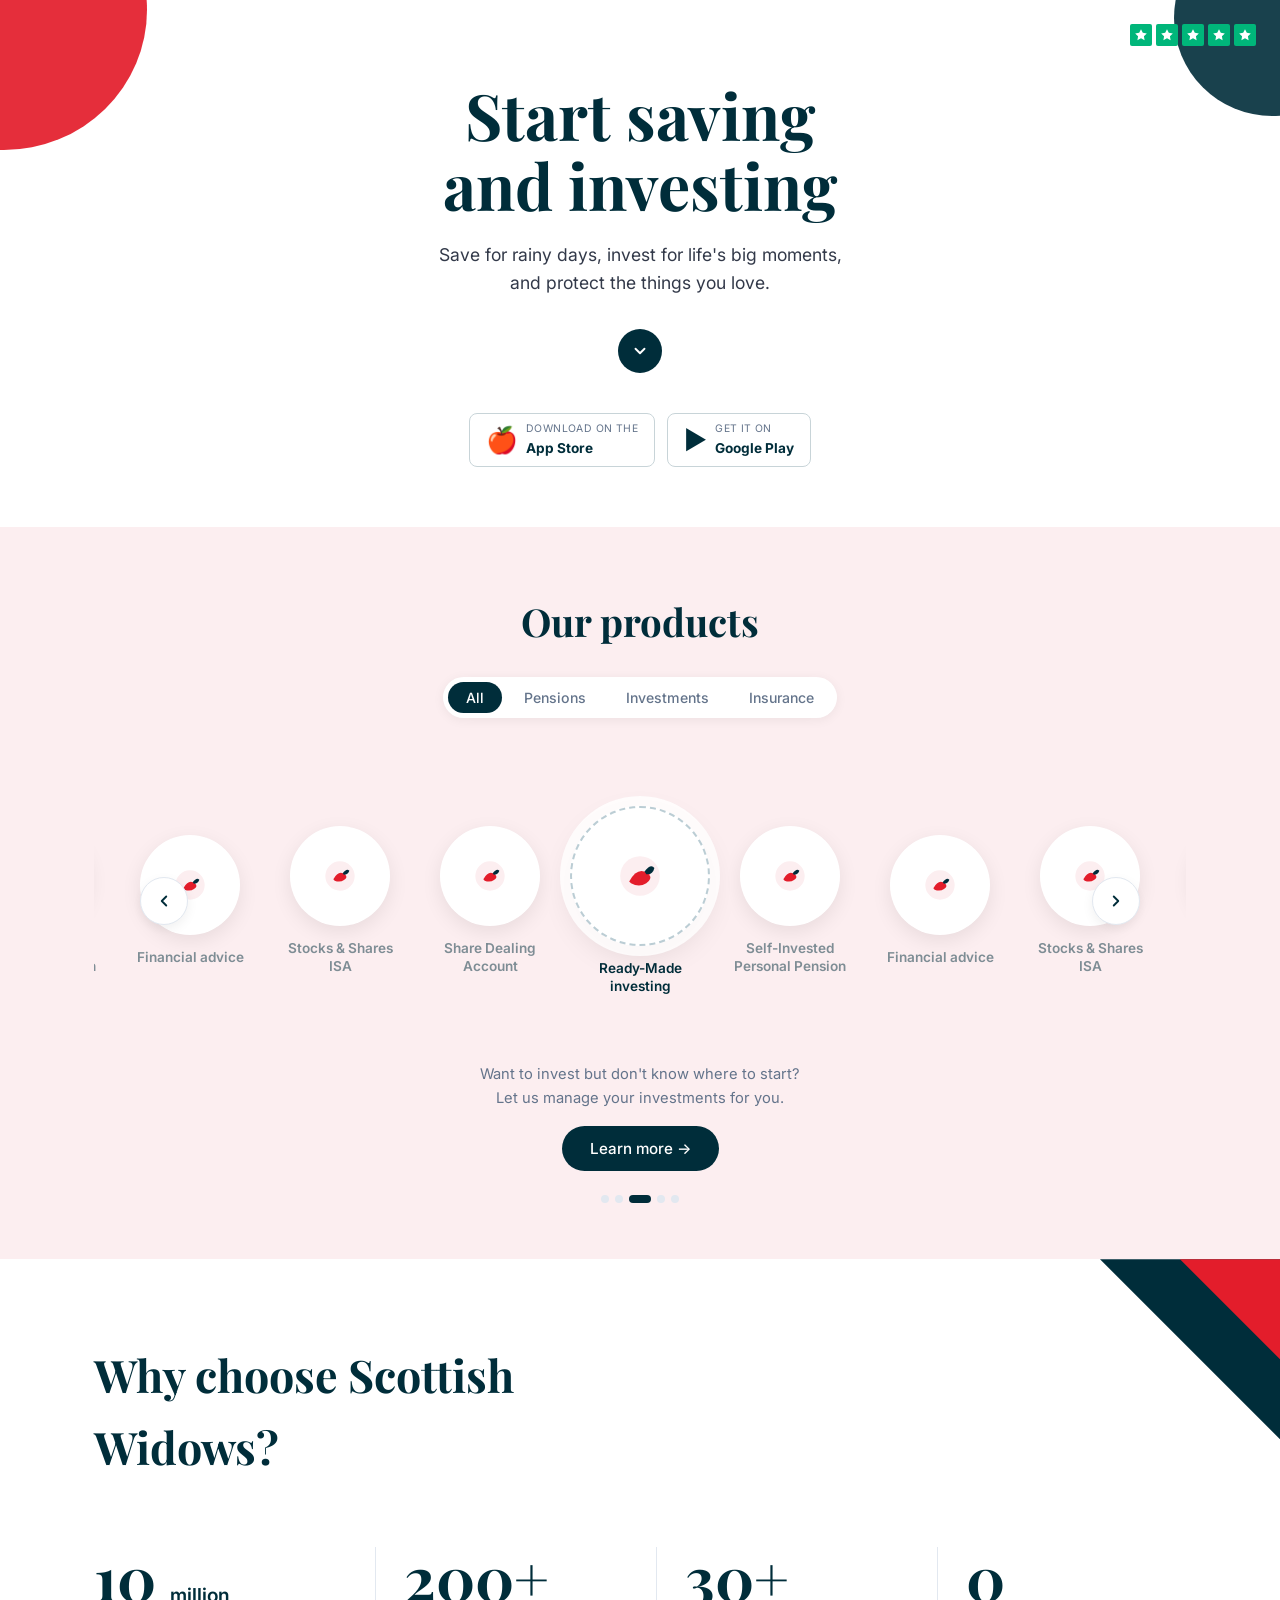
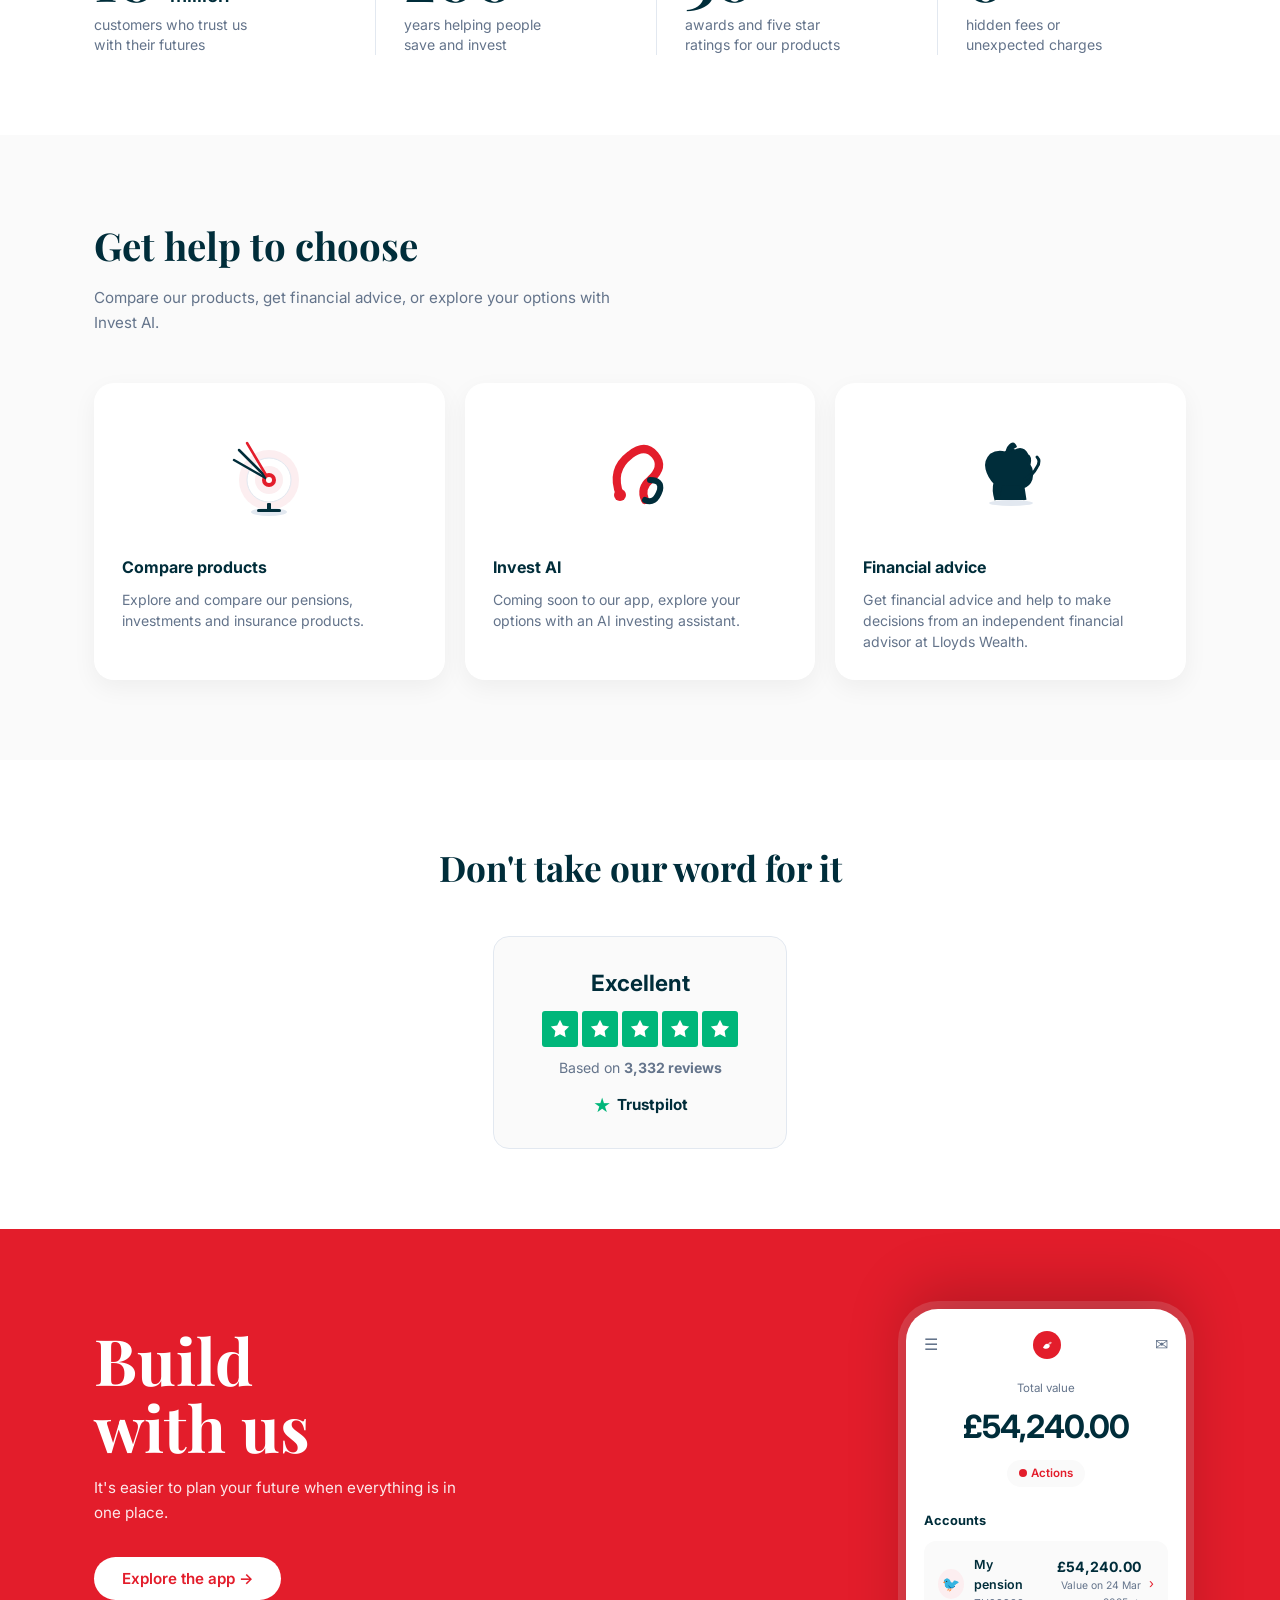
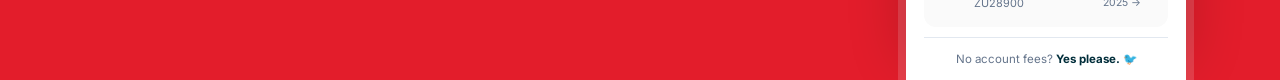
<file: proto/Web/index.html>
<!DOCTYPE html>
<html lang="en">
<head>
    <meta charset="UTF-8">
    <meta name="viewport" content="width=device-width, initial-scale=1.0">
    <title>Start Saving & Investing</title>
    <link href="https://fonts.googleapis.com/css2?family=Playfair+Display:wght@600;700;800&family=Inter:wght@300;400;500;600;700&display=swap" rel="stylesheet">
    <style>
        :root {
            --brand-primary: #002D3A;
            --brand-accent: #E31D2B;
            --brand-bg-tint: #FCEEF0;
            --bg-offwhite: #FAFAFA;
            --white: #FFFFFF;
            --black: #0F172A;
            --text-grey: #64748B;
            --border-light: #E2E8F0;
            --success-green: #00B67A;
            --trustpilot-green: #00B67A;
            --font-heading: 'Playfair Display', serif;
            --font-body: 'Inter', sans-serif;
        }

        * { box-sizing: border-box; margin: 0; padding: 0; }
        html { scroll-behavior: smooth; }
        body { font-family: var(--font-body); color: var(--black); line-height: 1.6; overflow-x: hidden; background: var(--white); -webkit-font-smoothing: antialiased; }
        h1, h2, h3 { font-family: var(--font-heading); color: var(--brand-primary); }
        .container { width: 100%; max-width: 1140px; margin: 0 auto; padding: 0 24px; }

        /* ─── HERO ─── */
        .hero { text-align: center; padding: 80px 24px 60px; position: relative; overflow: hidden; }
        .hero::before { content: ''; position: absolute; top: -30px; left: -40px; width: 220px; height: 200px; background: var(--brand-accent); border-radius: 0 0 60% 0; opacity: 0.92; clip-path: ellipse(65% 70% at 20% 20%); z-index: 0; }
        .hero::after { content: ''; position: absolute; top: -10px; right: -20px; width: 140px; height: 140px; background: var(--brand-primary); border-radius: 0 0 0 60%; opacity: 0.9; clip-path: ellipse(70% 70% at 80% 20%); z-index: 0; }
        .hero-inner { position: relative; z-index: 1; }
        .hero h1 { font-size: clamp(2.4rem, 5vw, 4.5rem); line-height: 1.1; margin-bottom: 20px; color: var(--brand-primary); }
        .hero p { font-size: clamp(0.95rem, 2vw, 1.1rem); color: var(--black); max-width: 440px; margin: 0 auto 32px; font-weight: 400; opacity: 0.85; }
        
        .down-arrow-btn { width: 44px; height: 44px; background: var(--brand-primary); border-radius: 50%; display: inline-flex; align-items: center; justify-content: center; margin-bottom: 40px; cursor: pointer; transition: transform 0.3s ease; color: white; text-decoration: none; border: none; }
        .down-arrow-btn:hover { transform: translateY(5px); }
        .down-arrow-btn svg { width: 18px; height: 18px; }

        .app-badges { display: flex; justify-content: center; gap: 12px; flex-wrap: wrap; }
        .app-badge { display: flex; align-items: center; gap: 8px; border: 1.5px solid #C8D4D8; border-radius: 8px; padding: 7px 16px; background: white; cursor: pointer; transition: border-color 0.2s, box-shadow 0.2s; text-decoration: none; color: var(--brand-primary); }
        .app-badge:hover { border-color: var(--brand-primary); box-shadow: 0 4px 12px rgba(0,45,58,0.1); }
        .app-badge-icon { font-size: 1.6rem; line-height: 1; }
        .app-badge-text { display: flex; flex-direction: column; text-align: left; }
        .app-badge-text small { font-size: 0.65rem; color: var(--text-grey); text-transform: uppercase; letter-spacing: 0.04em; }
        .app-badge-text strong { font-size: 0.85rem; font-weight: 700; color: var(--brand-primary); }

        .hero-trustpilot { position: absolute; top: 24px; right: 24px; z-index: 2; display: flex; align-items: center; gap: 4px; }
        .tp-star { width: 22px; height: 22px; background: var(--trustpilot-green); display: inline-flex; align-items: center; justify-content: center; border-radius: 2px; }
        .tp-star svg { width: 14px; height: 14px; fill: white; }

        /* ─── PRODUCTS CAROUSEL ─── */
        .products-section { background: var(--brand-bg-tint); padding: 64px 0 56px; text-align: center; }
        .products-section h2 { font-size: clamp(1.8rem, 3.5vw, 2.4rem); margin-bottom: 24px; color: var(--brand-primary); }

        .filters { display: inline-flex; background: white; border-radius: 30px; padding: 5px; gap: 4px; margin-bottom: 48px; box-shadow: 0 2px 12px rgba(0,0,0,0.06); }
        .filter-btn { border: none; background: transparent; padding: 7px 18px; border-radius: 20px; font-size: 0.88rem; font-weight: 500; color: var(--text-grey); cursor: pointer; transition: all 0.2s; font-family: var(--font-body); }
        .filter-btn.active { background: var(--brand-primary); color: white; }
        .filter-btn:hover:not(.active) { background: var(--border-light); color: var(--brand-primary); }

        /* REWORKED CAROUSEL LAYOUT */
        .carousel-wrap { position: relative; display: flex; align-items: center; justify-content: center; max-width: 100%; margin: 0 auto; overflow: hidden; }
        
        .carousel {
            display: flex;
            gap: 20px;
            overflow-x: auto;
            scroll-behavior: smooth;
            scrollbar-width: none; /* Firefox */
            padding: 40px calc(50% - 65px); /* Forces items into the exact center */
            scroll-snap-type: x mandatory;
            align-items: center;
            width: 100%;
        }
        .carousel::-webkit-scrollbar { display: none; /* Chrome/Safari */ }

        .product-item {
            display: flex; flex-direction: column; align-items: center;
            text-align: center; cursor: pointer; 
            flex-shrink: 0;
            width: 130px; 
            scroll-snap-align: center; /* Snaps to center of container */
            transition: all 0.3s ease;
        }
        
        .product-circle {
            width: 100px; height: 100px;
            background: white; border-radius: 50%;
            display: flex; align-items: center; justify-content: center;
            box-shadow: 0 6px 20px rgba(0,0,0,0.08);
            margin-bottom: 14px;
            transition: all 0.35s cubic-bezier(0.34, 1.56, 0.64, 1);
            position: relative;
        }
        
        /* The Center Focus State */
        .product-item.active .product-circle {
            width: 140px; height: 140px;
            border: 2px dashed #BBCDD4;
            box-shadow: 0 0 0 10px rgba(255,255,255,0.8), 0 10px 30px rgba(0,0,0,0.1);
        }
        
        .sw-bird { width: 40px; height: 40px; transition: all 0.35s ease;}
        .product-item.active .sw-bird { width: 54px; height: 54px; }

        .product-label {
            font-size: 0.85rem; font-weight: 600; color: var(--brand-primary);
            max-width: 120px; line-height: 1.3; transition: all 0.3s ease;
            opacity: 0.5; /* Dim non-active items */
        }
        .product-item.active .product-label { opacity: 1; }

        /* Nav Buttons */
        .nav-btn {
            position: absolute; z-index: 10;
            width: 48px; height: 48px;
            background: white; border: 1px solid var(--border-light);
            border-radius: 50%; cursor: pointer;
            display: flex; align-items: center; justify-content: center;
            transition: all 0.2s; box-shadow: 0 4px 12px rgba(0,0,0,0.06); color: var(--brand-primary);
        }
        .nav-btn:hover { background: var(--brand-primary); color: white; border-color: var(--brand-primary); }
        .nav-btn svg { width: 18px; height: 18px; }
        
        /* Positioned slightly inside the wrapper so they don't break wide screens */
        #btnLeft { left: max(20px, calc(50% - 500px)); }
        #btnRight { right: max(20px, calc(50% - 500px)); }

        .carousel-cta-text { margin-top: 28px; font-size: 0.92rem; color: var(--text-grey); margin-bottom: 16px; }
        .btn-dark {
            background: var(--brand-primary); color: white; border: none; padding: 13px 28px;
            border-radius: 30px; font-size: 0.95rem; font-weight: 500; cursor: pointer; transition: all 0.2s;
            display: inline-flex; align-items: center; gap: 8px; font-family: var(--font-body);
        }
        .btn-dark:hover { background: #003D4F; transform: translateX(2px); }

        .carousel-dots { display: flex; justify-content: center; gap: 6px; margin-top: 24px; }
        .dot { width: 8px; height: 8px; border-radius: 50%; background: var(--border-light); cursor: pointer; transition: all 0.2s; }
        .dot.active { background: var(--brand-primary); width: 22px; border-radius: 4px; }

        /* ─── WHY CHOOSE ─── */
        .why-section { padding: 80px 0; background: white; position: relative; overflow: hidden; }
        .why-section::after { content: ''; position: absolute; top: 0; right: 0; width: 180px; height: 180px; background: var(--brand-primary); clip-path: polygon(100% 0, 0 0, 100% 100%); z-index: 0; }
        .why-corner-red { position: absolute; top: 0; right: 0; width: 100px; height: 100px; background: var(--brand-accent); clip-path: polygon(100% 0, 0 0, 100% 100%); z-index: 1; }
        .why-section .container { position: relative; z-index: 2; }
        .why-section h2 { font-size: clamp(1.8rem, 3.5vw, 2.8rem); margin-bottom: 64px; max-width: 420px; }

        .stats-grid { display: grid; grid-template-columns: repeat(2, 1fr); gap: 40px 32px; }
        @media (min-width: 768px) { .stats-grid { grid-template-columns: repeat(4, 1fr); } .stat-item { border-left: 1px solid var(--border-light); padding-left: 28px; } .stat-item:first-child { border-left: none; padding-left: 0; } }
        .stat-number { font-family: var(--font-heading); font-size: clamp(2.4rem, 5vw, 3.8rem); color: var(--brand-primary); line-height: 1; margin-bottom: 8px; font-weight: 700; }
        .stat-unit { font-size: 1.2rem; font-weight: 600; font-family: var(--font-body); }
        .stat-desc { font-size: 0.88rem; color: var(--text-grey); line-height: 1.4; max-width: 160px; }

        /* ─── GET HELP ─── */
        .help-section { padding: 80px 0; background: var(--bg-offwhite); }
        .help-section h2 { font-size: clamp(1.8rem, 3.5vw, 2.4rem); margin-bottom: 10px; }
        .help-subtitle { font-size: 0.95rem; color: var(--text-grey); margin-bottom: 48px; max-width: 520px; }
        .help-grid { display: grid; grid-template-columns: 1fr; gap: 20px; }
        @media (min-width: 768px) { .help-grid { grid-template-columns: repeat(3, 1fr); } }
        .help-card { background: white; border-radius: 20px; padding: 32px 28px 28px; box-shadow: 0 8px 24px rgba(0,0,0,0.05); transition: transform 0.3s ease, box-shadow 0.3s ease; cursor: pointer; }
        .help-card:hover { transform: translateY(-6px); box-shadow: 0 16px 40px rgba(0,0,0,0.10); }
        .help-card-img { height: 120px; display: flex; align-items: center; justify-content: center; margin-bottom: 20px; font-size: 4rem; }
        .help-card h4 { font-family: var(--font-body); font-size: 1rem; font-weight: 700; color: var(--brand-primary); margin-bottom: 8px; }
        .help-card p { font-size: 0.88rem; color: var(--text-grey); line-height: 1.5; }

        /* ─── SOCIAL PROOF ─── */
        .social-section { padding: 80px 0; text-align: center; background: white; }
        .social-section h2 { font-size: clamp(1.8rem, 3.5vw, 2.2rem); margin-bottom: 40px; }
        .trustpilot-widget { display: inline-flex; flex-direction: column; align-items: center; padding: 28px 48px; background: var(--bg-offwhite); border-radius: 16px; border: 1px solid var(--border-light); }
        .tp-excellent { font-size: 1.4rem; font-weight: 700; color: var(--brand-primary); margin-bottom: 10px; }
        .tp-stars { display: flex; gap: 4px; margin-bottom: 10px; }
        .tp-star-lg { width: 36px; height: 36px; background: var(--trustpilot-green); display: flex; align-items: center; justify-content: center; border-radius: 3px; }
        .tp-star-lg svg { width: 22px; height: 22px; fill: white; }
        .tp-reviews { font-size: 0.88rem; color: var(--text-grey); margin-bottom: 12px; }
        .tp-logo { display: flex; align-items: center; gap: 6px; font-size: 0.95rem; font-weight: 700; color: var(--brand-primary); }
        .tp-logo-star { color: var(--trustpilot-green); font-size: 1.1rem; }

        /* ─── APP PROMO ─── */
        .app-promo { background: var(--brand-accent); padding: 80px 0 0; position: relative; overflow: hidden; }
        .app-promo-inner { display: flex; flex-direction: column; align-items: center; text-align: center; }
        @media (min-width: 768px) { .app-promo-inner { flex-direction: row; align-items: flex-end; justify-content: space-between; text-align: left; } }
        .app-promo-text { color: white; padding-bottom: 48px; max-width: 380px; }
        @media (min-width: 768px) { .app-promo-text { padding-bottom: 80px; } }
        .app-promo-text h2 { font-size: clamp(2.4rem, 5vw, 4rem); color: white; line-height: 1.05; margin-bottom: 16px; }
        .app-promo-text p { font-size: 0.95rem; opacity: 0.9; margin-bottom: 32px; line-height: 1.6; }
        .btn-white { background: white; color: var(--brand-accent); border: none; padding: 12px 28px; border-radius: 30px; font-size: 0.95rem; font-weight: 600; cursor: pointer; display: inline-flex; align-items: center; gap: 8px; transition: transform 0.2s, box-shadow 0.2s; font-family: var(--font-body); }
        .btn-white:hover { transform: translateX(4px); box-shadow: 0 8px 20px rgba(0,0,0,0.15); }
        .phone-wrap { display: flex; justify-content: center; align-items: flex-end; margin-top: 40px; }
        @media (min-width: 768px) { .phone-wrap { margin-top: 0; } }
        .phone { background: white; width: 280px; border-radius: 32px 32px 0 0; padding: 22px 18px 0; box-shadow: 0 -20px 60px rgba(0,0,0,0.2), 0 0 0 8px rgba(255,255,255,0.15); overflow: hidden; }
        .phone-header-bar { display: flex; justify-content: space-between; align-items: center; margin-bottom: 20px; }
        .phone-icon { color: var(--text-grey); font-size: 1rem; }
        .phone-logo-icon { width: 28px; height: 28px; background: var(--brand-accent); border-radius: 50%; display: flex; align-items: center; justify-content: center; }
        .phone-logo-icon svg { width: 16px; height: 16px; fill: white; }
        .phone-balance-label { text-align: center; font-size: 0.72rem; color: var(--text-grey); margin-bottom: 4px; }
        .phone-balance-amount { text-align: center; font-size: 2rem; font-weight: 700; color: var(--brand-primary); letter-spacing: -0.03em; margin-bottom: 8px; }
        .phone-actions-row { display: flex; justify-content: center; gap: 8px; margin-bottom: 24px; }
        .phone-action-pill { display: flex; align-items: center; gap: 4px; background: var(--bg-offwhite); border-radius: 20px; padding: 4px 12px; font-size: 0.72rem; font-weight: 600; color: var(--brand-accent); }
        .phone-action-dot { width: 8px; height: 8px; background: var(--brand-accent); border-radius: 50%; }
        .phone-section-label { font-size: 0.8rem; font-weight: 700; color: var(--brand-primary); margin-bottom: 10px; }
        .phone-account-card { background: var(--bg-offwhite); border-radius: 12px; padding: 14px; display: flex; justify-content: space-between; align-items: center; margin-bottom: 10px; }
        .phone-account-left { display: flex; gap: 10px; align-items: center; }
        .phone-account-icon { width: 30px; height: 30px; background: var(--brand-bg-tint); border-radius: 50%; display: flex; align-items: center; justify-content: center; font-size: 0.9rem; }
        .phone-account-name { font-size: 0.78rem; font-weight: 600; color: var(--brand-primary); }
        .phone-account-num { font-size: 0.68rem; color: var(--text-grey); }
        .phone-account-val { font-size: 0.88rem; font-weight: 700; color: var(--brand-primary); text-align: right; }
        .phone-account-arrow { color: var(--brand-accent); font-size: 0.8rem; margin-left: 8px; }
        .phone-no-fees { text-align: center; padding: 12px; font-size: 0.72rem; color: var(--text-grey); border-top: 1px solid var(--border-light); margin-top: 4px; }
        .phone-no-fees strong { color: var(--brand-primary); }

        /* ─── ANIMATIONS ─── */
        @keyframes fadeInUp { from { opacity: 0; transform: translateY(24px); } to { opacity: 1; transform: translateY(0); } }
        .animate { opacity: 0; }
        .animate.visible { animation: fadeInUp 0.6s ease forwards; }
        .animate-delay-1 { animation-delay: 0.1s; }
        .animate-delay-2 { animation-delay: 0.2s; }
        .animate-delay-3 { animation-delay: 0.3s; }
        .animate-delay-4 { animation-delay: 0.4s; }

        @media (max-width: 640px) {
            .hero { padding: 60px 20px 48px; }
            .hero-trustpilot { display: none; }
            .nav-btn { display: none; }
        }
    </style>
</head>
<body>

<section class="hero">
    <div class="hero-trustpilot" aria-label="Trustpilot rating">
        <div class="tp-star"><svg viewBox="0 0 24 24"><path d="M12 2l3.09 6.26L22 9.27l-5 4.87 1.18 6.88L12 17.77l-6.18 3.25L7 14.14 2 9.27l6.91-1.01L12 2z"/></svg></div>
        <div class="tp-star"><svg viewBox="0 0 24 24"><path d="M12 2l3.09 6.26L22 9.27l-5 4.87 1.18 6.88L12 17.77l-6.18 3.25L7 14.14 2 9.27l6.91-1.01L12 2z"/></svg></div>
        <div class="tp-star"><svg viewBox="0 0 24 24"><path d="M12 2l3.09 6.26L22 9.27l-5 4.87 1.18 6.88L12 17.77l-6.18 3.25L7 14.14 2 9.27l6.91-1.01L12 2z"/></svg></div>
        <div class="tp-star"><svg viewBox="0 0 24 24"><path d="M12 2l3.09 6.26L22 9.27l-5 4.87 1.18 6.88L12 17.77l-6.18 3.25L7 14.14 2 9.27l6.91-1.01L12 2z"/></svg></div>
        <div class="tp-star"><svg viewBox="0 0 24 24"><path d="M12 2l3.09 6.26L22 9.27l-5 4.87 1.18 6.88L12 17.77l-6.18 3.25L7 14.14 2 9.27l6.91-1.01L12 2z"/></svg></div>
    </div>

    <div class="hero-inner animate">
        <h1>Start saving<br>and investing</h1>
        <p>Save for rainy days, invest for life's big moments,<br>and protect the things you love.</p>
        <a href="#products" class="down-arrow-btn" aria-label="Scroll down">
            <svg viewBox="0 0 24 24" fill="none" stroke="currentColor" stroke-width="2.5" stroke-linecap="round" stroke-linejoin="round"><polyline points="6 9 12 15 18 9"/></svg>
        </a>
        <div class="app-badges">
            <a href="#" class="app-badge" aria-label="Download on App Store">
                <span class="app-badge-icon">🍎</span>
                <span class="app-badge-text">
                    <small>Download on the</small>
                    <strong>App Store</strong>
                </span>
            </a>
            <a href="#" class="app-badge" aria-label="Get it on Google Play">
                <span class="app-badge-icon">▶</span>
                <span class="app-badge-text">
                    <small>Get it on</small>
                    <strong>Google Play</strong>
                </span>
            </a>
        </div>
    </div>
</section>

<section class="products-section" id="products">
    <div class="container">
        <h2 class="animate">Our products</h2>

        <div class="filters animate animate-delay-1">
            <button class="filter-btn active" data-filter="all">All</button>
            <button class="filter-btn" data-filter="pensions">Pensions</button>
            <button class="filter-btn" data-filter="investments">Investments</button>
            <button class="filter-btn" data-filter="insurance">Insurance</button>
        </div>

        <div class="carousel-wrap animate animate-delay-2">
            <button class="nav-btn" id="btnLeft" aria-label="Previous product">
                <svg viewBox="0 0 24 24" fill="none" stroke="currentColor" stroke-width="2.5" stroke-linecap="round" stroke-linejoin="round"><polyline points="15 18 9 12 15 6"/></svg>
            </button>

            <div class="carousel" id="productCarousel">
                </div>

            <button class="nav-btn" id="btnRight" aria-label="Next product">
                <svg viewBox="0 0 24 24" fill="none" stroke="currentColor" stroke-width="2.5" stroke-linecap="round" stroke-linejoin="round"><polyline points="9 18 15 12 9 6"/></svg>
            </button>
        </div>

        <p class="carousel-cta-text animate animate-delay-3">Want to invest but don't know where to start?<br>Let us manage your investments for you.</p>
        <button class="btn-dark animate animate-delay-3">Learn more →</button>

        <div class="carousel-dots animate animate-delay-3">
            <div class="dot active"></div>
            <div class="dot"></div>
            <div class="dot"></div>
            <div class="dot"></div>
            <div class="dot"></div>
        </div>
    </div>
</section>

<section class="why-section" id="why">
    <div class="why-corner-red"></div>
    <div class="container">
        <h2 class="animate">Why choose Scottish Widows?</h2>
        <div class="stats-grid">
            <div class="stat-item animate animate-delay-1">
                <div class="stat-number">10 <span class="stat-unit">million</span></div>
                <p class="stat-desc">customers who trust us with their futures</p>
            </div>
            <div class="stat-item animate animate-delay-2">
                <div class="stat-number">200+</div>
                <p class="stat-desc">years helping people save and invest</p>
            </div>
            <div class="stat-item animate animate-delay-3">
                <div class="stat-number">30+</div>
                <p class="stat-desc">awards and five star ratings for our products</p>
            </div>
            <div class="stat-item animate animate-delay-4">
                <div class="stat-number">0</div>
                <p class="stat-desc">hidden fees or unexpected charges</p>
            </div>
        </div>
    </div>
</section>

<section class="help-section" id="help">
    <div class="container">
        <h2 class="animate">Get help to choose</h2>
        <p class="help-subtitle animate animate-delay-1">Compare our products, get financial advice, or explore your options with Invest AI.</p>

        <div class="help-grid">
            <div class="help-card animate animate-delay-1">
                <div class="help-card-img">
                    <svg width="100" height="100" viewBox="0 0 100 100" fill="none">
                        <circle cx="50" cy="55" r="30" fill="#FCEEF0"/><circle cx="50" cy="55" r="22" fill="white" stroke="#E2E8F0" stroke-width="1"/><circle cx="50" cy="55" r="14" fill="#FCEEF0"/><circle cx="50" cy="55" r="7" fill="#E31D2B"/><line x1="20" y1="25" x2="50" y2="55" stroke="#002D3A" stroke-width="2.5" stroke-linecap="round"/><line x1="15" y1="35" x2="50" y2="55" stroke="#002D3A" stroke-width="2.5" stroke-linecap="round"/><line x1="28" y1="18" x2="50" y2="55" stroke="#E31D2B" stroke-width="2.5" stroke-linecap="round"/><circle cx="50" cy="55" r="3" fill="white"/><ellipse cx="50" cy="87" rx="18" ry="4" fill="#E2E8F0"/><rect x="48" y="78" width="4" height="9" rx="1" fill="#002D3A"/><rect x="38" y="84" width="24" height="3" rx="1.5" fill="#002D3A"/>
                    </svg>
                </div>
                <h4>Compare products</h4>
                <p>Explore and compare our pensions, investments and insurance products.</p>
            </div>

            <div class="help-card animate animate-delay-2">
                <div class="help-card-img">
                    <svg width="100" height="100" viewBox="0 0 100 100" fill="none">
                        <path d="M30 70 Q20 45 40 30 Q55 18 65 30 Q75 42 60 55 Q50 63 55 75" stroke="#E31D2B" stroke-width="8" stroke-linecap="round" fill="none"/><path d="M55 75 Q65 80 70 65 Q72 55 60 55" stroke="#002D3A" stroke-width="6" stroke-linecap="round" fill="none"/><circle cx="30" cy="70" r="6" fill="#E31D2B"/>
                    </svg>
                </div>
                <h4>Invest AI</h4>
                <p>Coming soon to our app, explore your options with an AI investing assistant.</p>
            </div>

            <div class="help-card animate animate-delay-3">
                <div class="help-card-img">
                    <svg width="100" height="100" viewBox="0 0 100 100" fill="none">
                        <path d="M35 75 Q32 65 34 58 Q28 52 26 44 Q24 36 30 30 Q36 26 44 28 Q50 24 54 26 Q62 22 66 30 Q70 32 68 40 Q72 46 70 54 Q68 60 62 62 L64 75" stroke="#002D3A" stroke-width="3" fill="#002D3A" stroke-linejoin="round"/><path d="M35 75 L38 75 Q40 65 42 60 Q50 62 58 60 L62 75 L65 75" fill="#002D3A"/><path d="M44 28 Q46 20 50 18 Q54 16 56 22 Q52 24 50 26" fill="#002D3A"/><path d="M64 54 Q72 50 76 42 Q80 36 76 32" stroke="#002D3A" stroke-width="3" fill="none" stroke-linecap="round"/><ellipse cx="50" cy="78" rx="22" ry="3" fill="#E2E8F0"/>
                    </svg>
                </div>
                <h4>Financial advice</h4>
                <p>Get financial advice and help to make decisions from an independent financial advisor at Lloyds Wealth.</p>
            </div>
        </div>
    </div>
</section>

<section class="social-section">
    <div class="container">
        <h2 class="animate">Don't take our word for it</h2>
        <div class="trustpilot-widget animate animate-delay-1">
            <div class="tp-excellent">Excellent</div>
            <div class="tp-stars">
                <div class="tp-star-lg"><svg viewBox="0 0 24 24"><path d="M12 2l3.09 6.26L22 9.27l-5 4.87 1.18 6.88L12 17.77l-6.18 3.25L7 14.14 2 9.27l6.91-1.01L12 2z"/></svg></div>
                <div class="tp-star-lg"><svg viewBox="0 0 24 24"><path d="M12 2l3.09 6.26L22 9.27l-5 4.87 1.18 6.88L12 17.77l-6.18 3.25L7 14.14 2 9.27l6.91-1.01L12 2z"/></svg></div>
                <div class="tp-star-lg"><svg viewBox="0 0 24 24"><path d="M12 2l3.09 6.26L22 9.27l-5 4.87 1.18 6.88L12 17.77l-6.18 3.25L7 14.14 2 9.27l6.91-1.01L12 2z"/></svg></div>
                <div class="tp-star-lg"><svg viewBox="0 0 24 24"><path d="M12 2l3.09 6.26L22 9.27l-5 4.87 1.18 6.88L12 17.77l-6.18 3.25L7 14.14 2 9.27l6.91-1.01L12 2z"/></svg></div>
                <div class="tp-star-lg"><svg viewBox="0 0 24 24"><path d="M12 2l3.09 6.26L22 9.27l-5 4.87 1.18 6.88L12 17.77l-6.18 3.25L7 14.14 2 9.27l6.91-1.01L12 2z"/></svg></div>
            </div>
            <div class="tp-reviews">Based on <strong>3,332 reviews</strong></div>
            <div class="tp-logo"><span class="tp-logo-star">★</span> Trustpilot</div>
        </div>
    </div>
</section>

<section class="app-promo">
    <div class="container app-promo-inner">
        <div class="app-promo-text">
            <h2>Build<br>with us</h2>
            <p>It's easier to plan your future when everything is in one place.</p>
            <button class="btn-white">Explore the app →</button>
        </div>

        <div class="phone-wrap">
            <div class="phone">
                <div class="phone-header-bar">
                    <span class="phone-icon">☰</span>
                    <div class="phone-logo-icon"><svg viewBox="0 0 60 60" fill="none"><path d="M15 40 Q25 18 38 28 Q44 33 37 40 Q29 47 18 42Z" fill="white"/><path d="M34 25 Q42 14 48 20 Q46 30 37 28Z" fill="rgba(255,255,255,0.6)"/></svg></div>
                    <span class="phone-icon">✉</span>
                </div>
                <div class="phone-balance-label">Total value</div>
                <div class="phone-balance-amount">£54,240.00</div>
                <div class="phone-actions-row"><div class="phone-action-pill"><div class="phone-action-dot"></div>Actions</div></div>
                <div class="phone-section-label">Accounts</div>
                <div class="phone-account-card">
                    <div class="phone-account-left">
                        <div class="phone-account-icon">🐦</div>
                        <div><div class="phone-account-name">My pension</div><div class="phone-account-num">ZU28900</div></div>
                    </div>
                    <div style="display:flex;align-items:center;">
                        <div><div class="phone-account-val">£54,240.00</div><div style="font-size:0.65rem;color:var(--text-grey);text-align:right;">Value on 24 Mar 2025 →</div></div>
                        <span class="phone-account-arrow">›</span>
                    </div>
                </div>
                <div class="phone-no-fees">No account fees? <strong>Yes please.</strong> 🐦</div>
            </div>
        </div>
    </div>
</section>

<script>
    // ── Scroll-triggered animations ──
    const observer = new IntersectionObserver((entries) => {
        entries.forEach(el => {
            if (el.isIntersecting) el.target.classList.add('visible');
        });
    }, { threshold: 0.15 });
    document.querySelectorAll('.animate').forEach(el => observer.observe(el));

    // ── INFINITE CAROUSEL LOGIC ──
    const carousel = document.getElementById('productCarousel');
    const dots = document.querySelectorAll('.dot');
    
    // Original Product Data
    const products = [
        { label: 'Stocks & Shares ISA', icon: '<ellipse cx="30" cy="30" rx="22" ry="22" fill="#FCEEF0"/><path d="M20 35 Q28 20 38 28 Q42 32 36 36 Q30 40 22 37Z" fill="#E31D2B"/><path d="M34 26 Q40 18 44 22 Q42 28 36 28Z" fill="#002D3A"/>' },
        { label: 'Share Dealing Account', icon: '<ellipse cx="30" cy="30" rx="22" ry="22" fill="#FCEEF0"/><path d="M20 35 Q28 20 38 28 Q42 32 36 36 Q30 40 22 37Z" fill="#E31D2B"/><path d="M34 26 Q40 18 44 22 Q42 28 36 28Z" fill="#002D3A"/>' },
        { label: 'Ready-Made investing', icon: '<ellipse cx="30" cy="30" rx="22" ry="22" fill="#FCEEF0"/><path d="M18 36 Q28 18 40 28 Q44 33 37 38 Q29 43 20 38Z" fill="#E31D2B"/><path d="M35 25 Q42 16 46 21 Q44 29 37 28Z" fill="#002D3A"/>' },
        { label: 'Self-Invested Personal Pension', icon: '<ellipse cx="30" cy="30" rx="22" ry="22" fill="#FCEEF0"/><path d="M20 35 Q28 20 38 28 Q42 32 36 36 Q30 40 22 37Z" fill="#E31D2B"/><path d="M34 26 Q40 18 44 22 Q42 28 36 28Z" fill="#002D3A"/>' },
        { label: 'Financial advice', icon: '<ellipse cx="30" cy="30" rx="22" ry="22" fill="#FCEEF0"/><path d="M20 35 Q28 20 38 28 Q42 32 36 36 Q30 40 22 37Z" fill="#E31D2B"/><path d="M34 26 Q40 18 44 22 Q42 28 36 28Z" fill="#002D3A"/>' }
    ];

    // Build the Infinite Track (Prepend clones + Originals + Append clones)
    let carouselHTML = '';
    const createItem = (p, index) => `
        <div class="product-item" data-orig-index="${index}">
            <div class="product-circle">
                <svg class="sw-bird" viewBox="0 0 60 60" fill="none">${p.icon}</svg>
            </div>
            <span class="product-label">${p.label}</span>
        </div>`;
    
    // Clone set 1 (Left padding for infinite scroll)
    products.forEach((p, i) => { carouselHTML += createItem(p, i); });
    // Original set 2 (Center)
    products.forEach((p, i) => { carouselHTML += createItem(p, i); });
    // Clone set 3 (Right padding for infinite scroll)
    products.forEach((p, i) => { carouselHTML += createItem(p, i); });
    
    carousel.innerHTML = carouselHTML;
    const items = document.querySelectorAll('.product-item');

    // Math for the seamless loop
    let isHandlingJump = false;
    
    const updateCenterActiveItem = () => {
        const carouselCenter = carousel.getBoundingClientRect().left + (carousel.offsetWidth / 2);
        let minDistance = Infinity;
        let activeElement = null;

        items.forEach((item) => {
            const itemCenter = item.getBoundingClientRect().left + (item.offsetWidth / 2);
            const distance = Math.abs(carouselCenter - itemCenter);
            if (distance < minDistance) {
                minDistance = distance;
                activeElement = item;
            }
        });

        items.forEach(item => item.classList.remove('active'));
        if (activeElement) {
            activeElement.classList.add('active');
            // Sync dots based on original index
            const origIndex = parseInt(activeElement.getAttribute('data-orig-index'));
            dots.forEach((dot, i) => dot.classList.toggle('active', i === origIndex));
        }
    };

    // Listen to scroll to update active state & handle infinite jumps
    carousel.addEventListener('scroll', () => {
        window.requestAnimationFrame(() => {
            updateCenterActiveItem();

            if (isHandlingJump || items.length === 0) return;

            // Calculate widths
            const itemWidth = items[1].offsetLeft - items[0].offsetLeft;
            const setWidth = itemWidth * 5; // Width of 5 original items

            // If we scrolled backwards into the first clone set
            if (carousel.scrollLeft < itemWidth) {
                isHandlingJump = true;
                // Temporarily disable snap to prevent jerky animation
                carousel.style.scrollSnapType = 'none';
                carousel.scrollLeft += setWidth;
                
                // Force reflow and re-enable snap
                setTimeout(() => {
                    carousel.style.scrollSnapType = 'x mandatory';
                    isHandlingJump = false;
                }, 50);
            } 
            // If we scrolled forwards into the last clone set
            else if (carousel.scrollLeft > (setWidth * 2) - itemWidth) {
                isHandlingJump = true;
                carousel.style.scrollSnapType = 'none';
                carousel.scrollLeft -= setWidth;
                
                setTimeout(() => {
                    carousel.style.scrollSnapType = 'x mandatory';
                    isHandlingJump = false;
                }, 50);
            }
        });
    });

    // Arrow controls
    document.getElementById('btnRight').onclick = () => {
        const itemWidth = items[1].offsetLeft - items[0].offsetLeft;
        carousel.scrollBy({ left: itemWidth, behavior: 'smooth' });
    };
    document.getElementById('btnLeft').onclick = () => {
        const itemWidth = items[1].offsetLeft - items[0].offsetLeft;
        carousel.scrollBy({ left: -itemWidth, behavior: 'smooth' });
    };

    // Click to center specific items
    items.forEach(item => {
        item.addEventListener('click', () => {
            const itemCenter = item.offsetLeft + (item.offsetWidth / 2);
            const carouselCenter = carousel.offsetWidth / 2;
            carousel.scrollTo({ left: itemCenter - carouselCenter, behavior: 'smooth' });
        });
    });

    // Initialize position to the middle (Original) set
    setTimeout(() => {
        const itemWidth = items[1].offsetLeft - items[0].offsetLeft;
        const setWidth = itemWidth * 5;
        // Scroll to the exact middle of the second set
        carousel.scrollTo({ left: setWidth + (itemWidth * 2), behavior: 'auto' });
        updateCenterActiveItem();
    }, 100);

    // ── Filter buttons ──
    document.querySelectorAll('.filter-btn').forEach(btn => {
        btn.addEventListener('click', function() {
            document.querySelectorAll('.filter-btn').forEach(b => b.classList.remove('active'));
            this.classList.add('active');
        });
    });

    // ── Down arrow smooth scroll ──
    document.querySelector('.down-arrow-btn').addEventListener('click', (e) => {
        e.preventDefault();
        document.getElementById('products').scrollIntoView({ behavior: 'smooth' });
    });
</script>
</body>
</html>
</file>
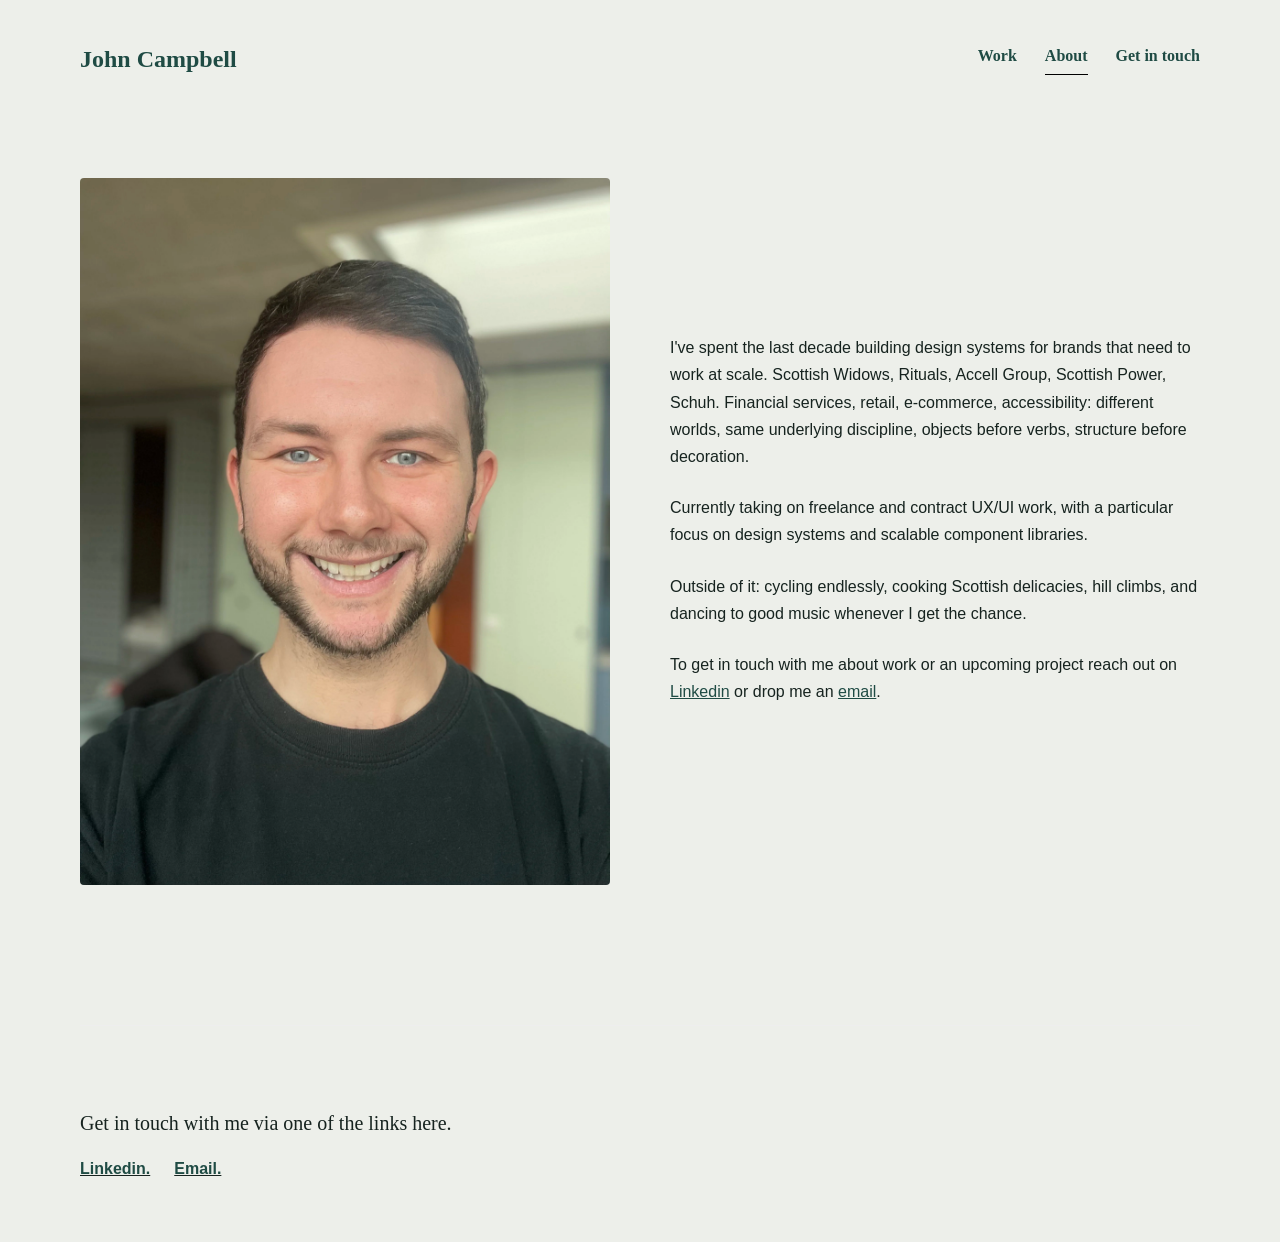
<file: about.html>
<!DOCTYPE html>
<html lang="en">
<head>
<meta charset="UTF-8">
<meta name="viewport" content="width=device-width, initial-scale=1.0">
<title>About John Campbell — UX/UI Designer, Glasgow</title>
<meta name="description" content="Ten years designing for Rituals, Scottish Widows, Schuh and more — building scalable design systems across financial services, retail and e-commerce.">
<link rel="stylesheet" href="css/style.css">
<script type="application/ld+json">
{
  "@context": "https://schema.org",
  "@type": "Person",
  "name": "John Campbell",
  "jobTitle": "UX/UI & Digital Product Designer",
  "url": "https://johnjcampbell.co.uk",
  "image": "https://johnjcampbell.co.uk/images/about/me.jpeg",
  "sameAs": ["https://www.linkedin.com/in/johnjamescampbell/"],
  "address": { "@type": "PostalAddress", "addressLocality": "Glasgow", "addressCountry": "GB" },
  "knowsAbout": ["UX Design", "UI Design", "Design Systems", "Design Tokens", "Product Design", "Accessibility", "Neuroaesthetic Design", "E-commerce UX", "Financial Services UX"],
  "alumniOf": { "@type": "CollegeOrUniversity", "name": "Glasgow Caledonian University" }
}
</script>
</head>
<body>

<div class="wrap">
  <header>
    <div class="logo"><a href="index.html">John Campbell</a></div>
    <nav>
      <ul>
        <li><a href="index.html">Work</a></li>
        <li><a href="about.html" class="active">About</a></li>
        <li><a href="https://www.linkedin.com/in/johnjamescampbell/" target="_blank" rel="noopener noreferrer">Get in touch</a></li>
      </ul>
    </nav>
  </header>

  <div class="about-grid">
    <div>
      <img src="images/about/me.jpeg" alt="John Campbell">
    </div>
    <div class="copy">
      <p>I've spent the last decade building design systems for brands that need to work at scale. Scottish Widows, Rituals, Accell Group, Scottish Power, Schuh. Financial services, retail, e-commerce, accessibility: different worlds, same underlying discipline, objects before verbs, structure before decoration.</p>
      <p>Currently taking on freelance and contract UX/UI work, with a particular focus on design systems and scalable component libraries.</p>
      <p>Outside of it: cycling endlessly, cooking Scottish delicacies, hill climbs, and dancing to good music whenever I get the chance.</p>
      <p>To get in touch with me about work or an upcoming project reach out on <a href="https://www.linkedin.com/in/johnjamescampbell" target="_blank" rel="noopener" style="text-decoration:underline;">Linkedin</a> or drop me an <a href="mailto:jjcjabell@gmail.com" style="text-decoration:underline;">email</a>.</p>
    </div>
  </div>

  <footer class="contact">
    <p>Get in touch with me via one of the links here.</p>
    <div class="links">
      <a href="https://www.linkedin.com/in/johnjamescampbell/" target="_blank" rel="noopener">Linkedin.</a>
      <a href="mailto:jjcjabell@gmail.com">Email.</a>
    </div>
  </footer>
</div>

</body>
</html>
</file>
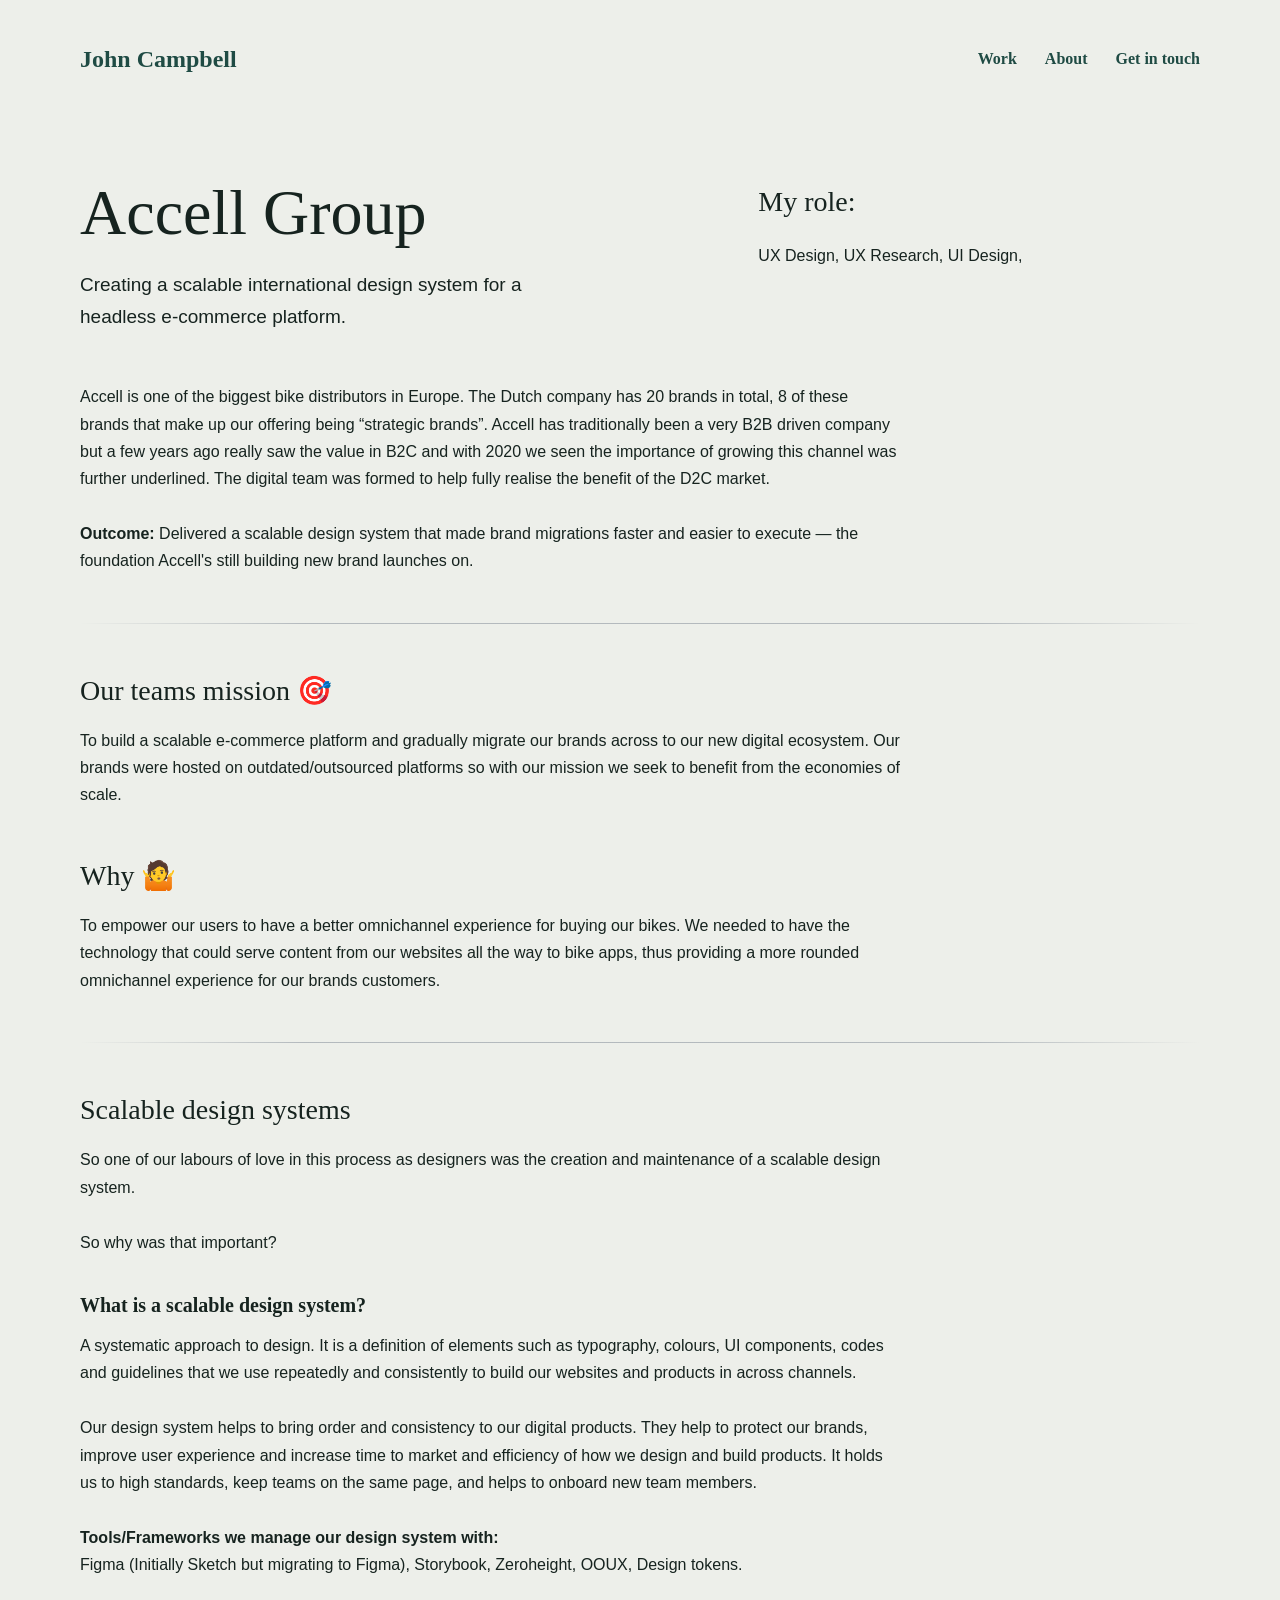
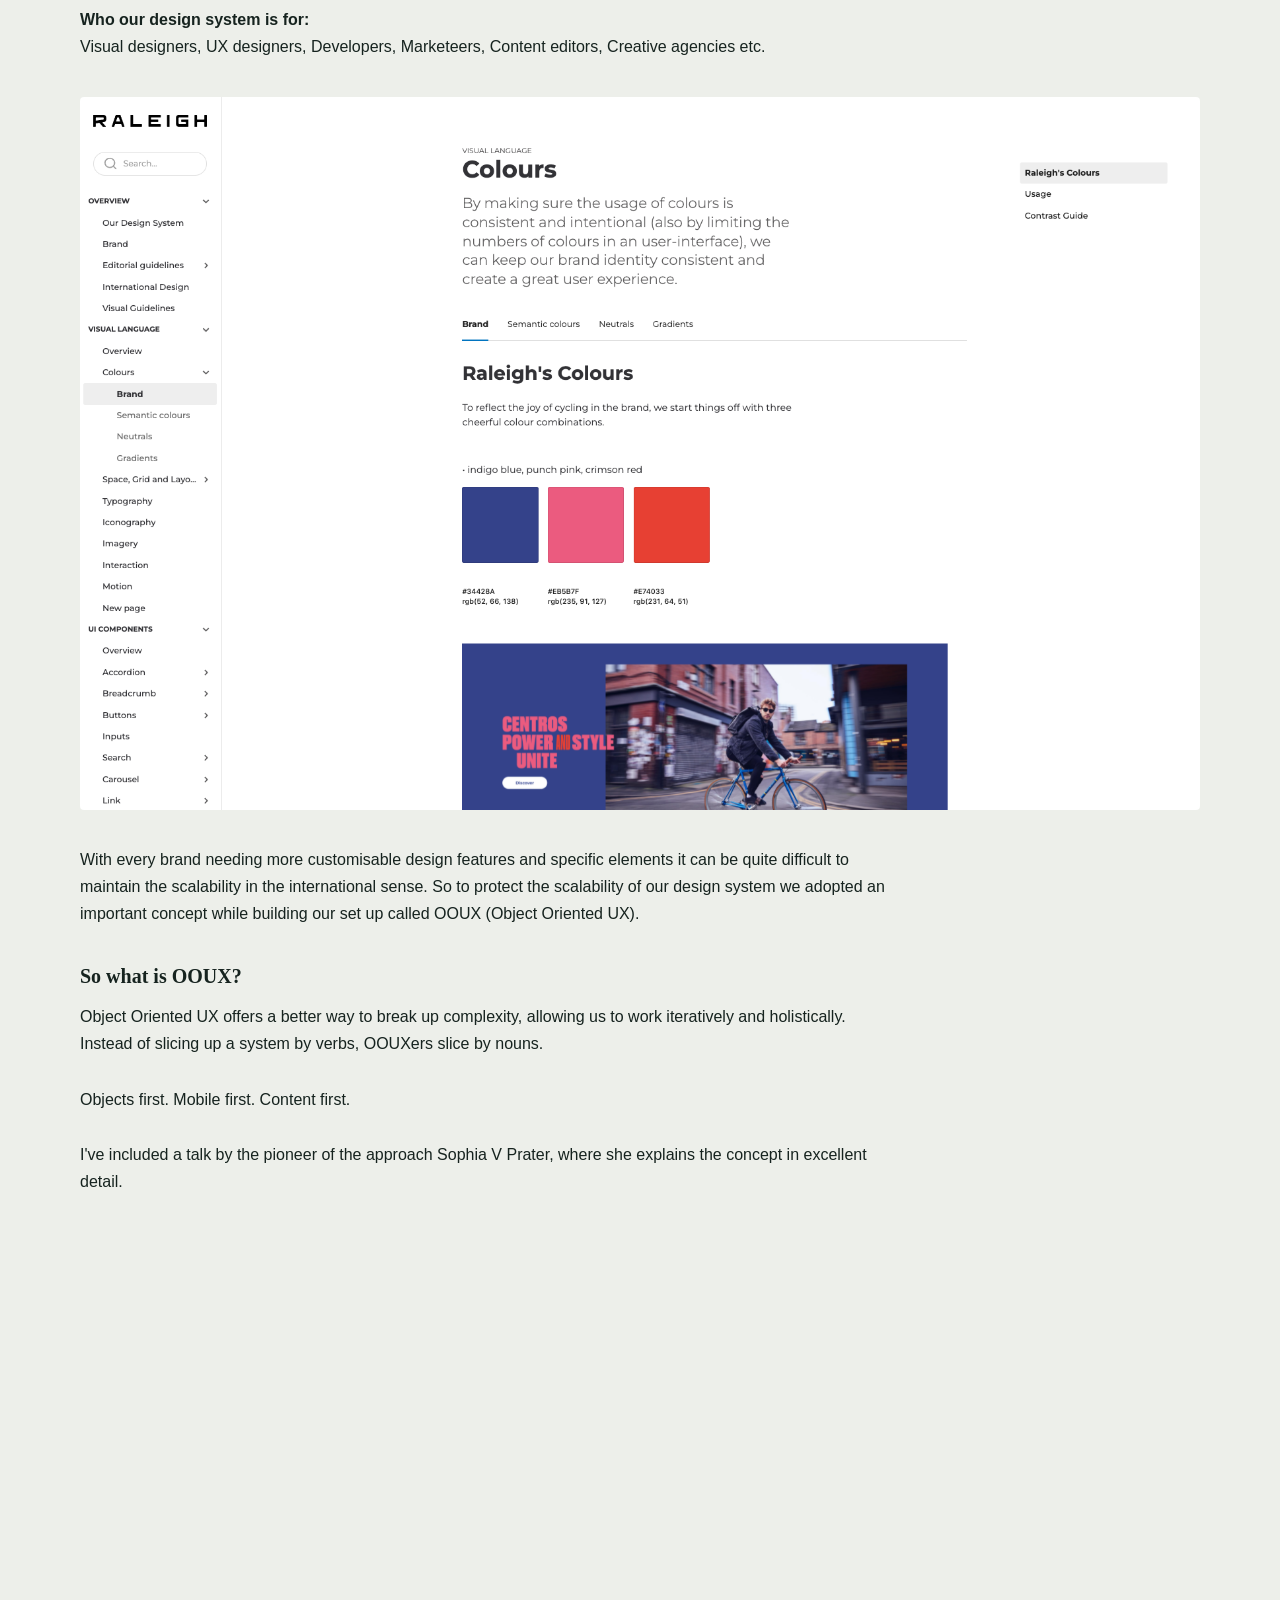
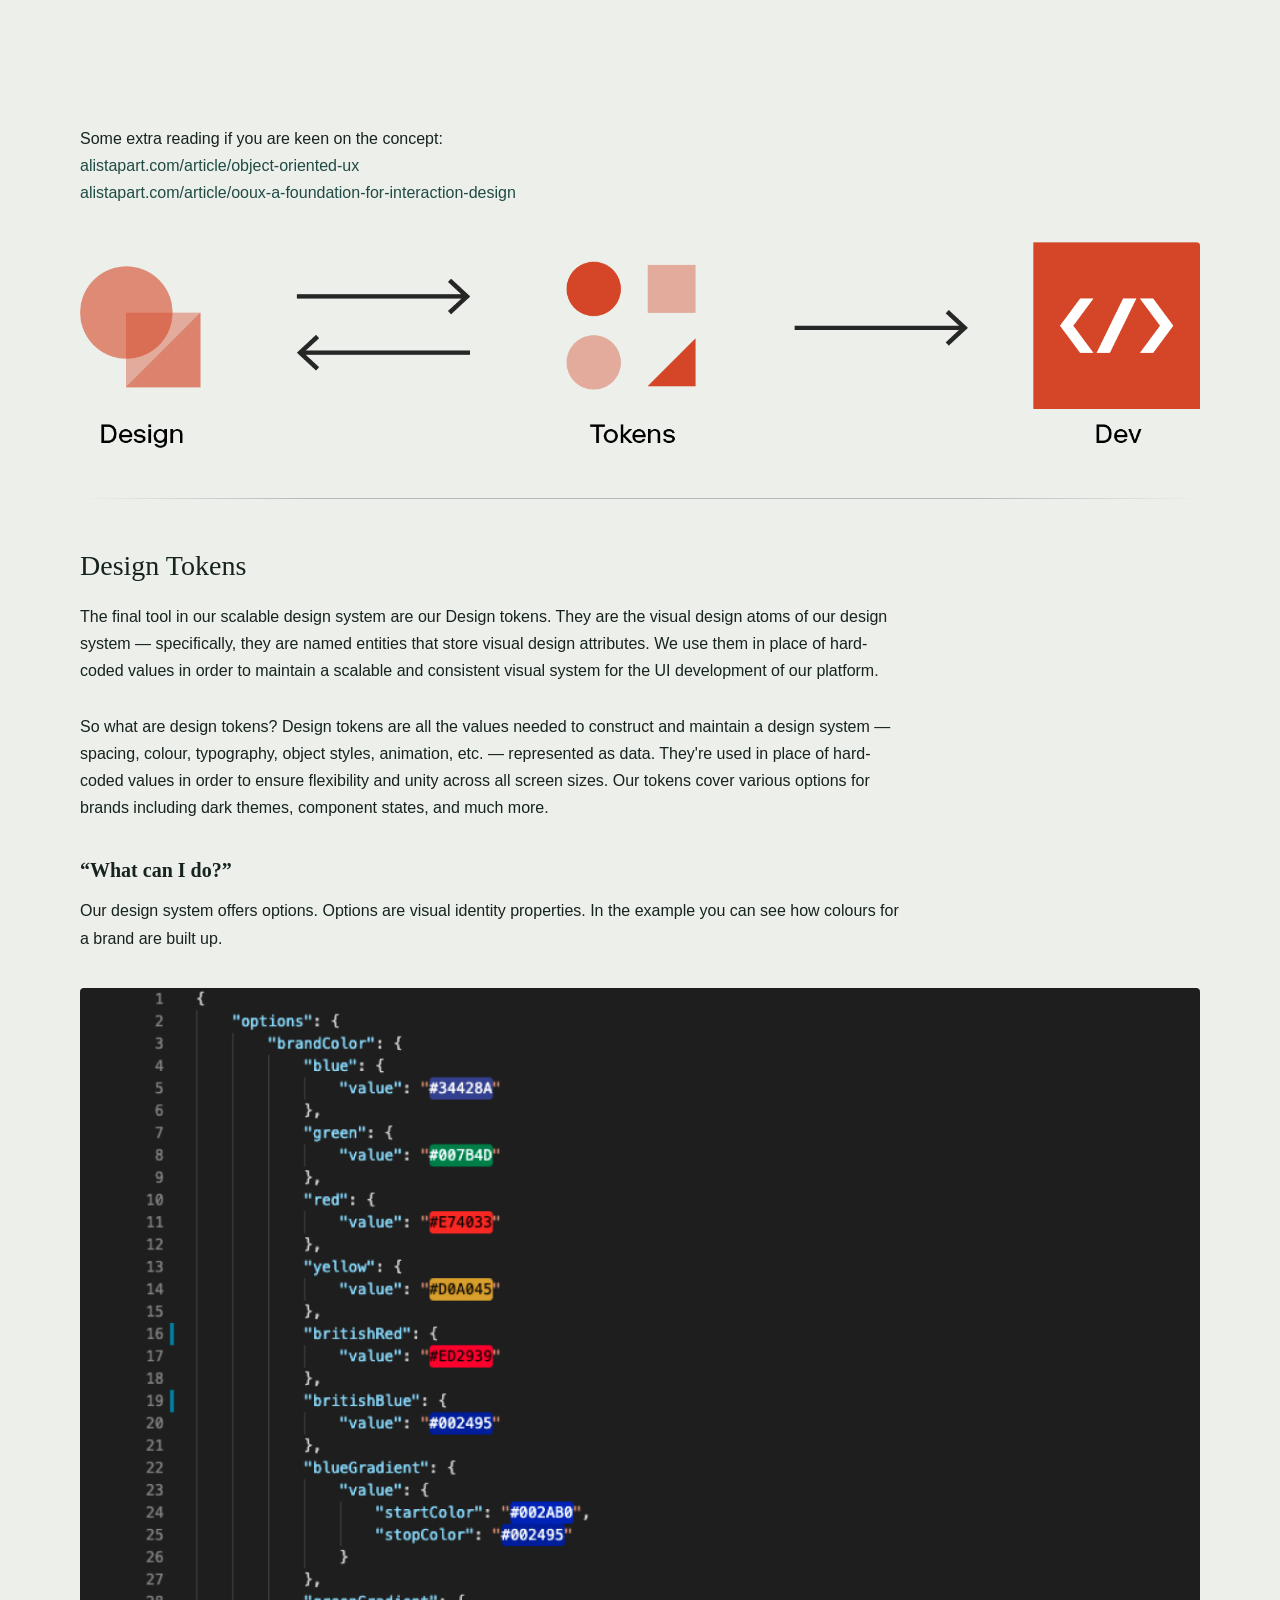
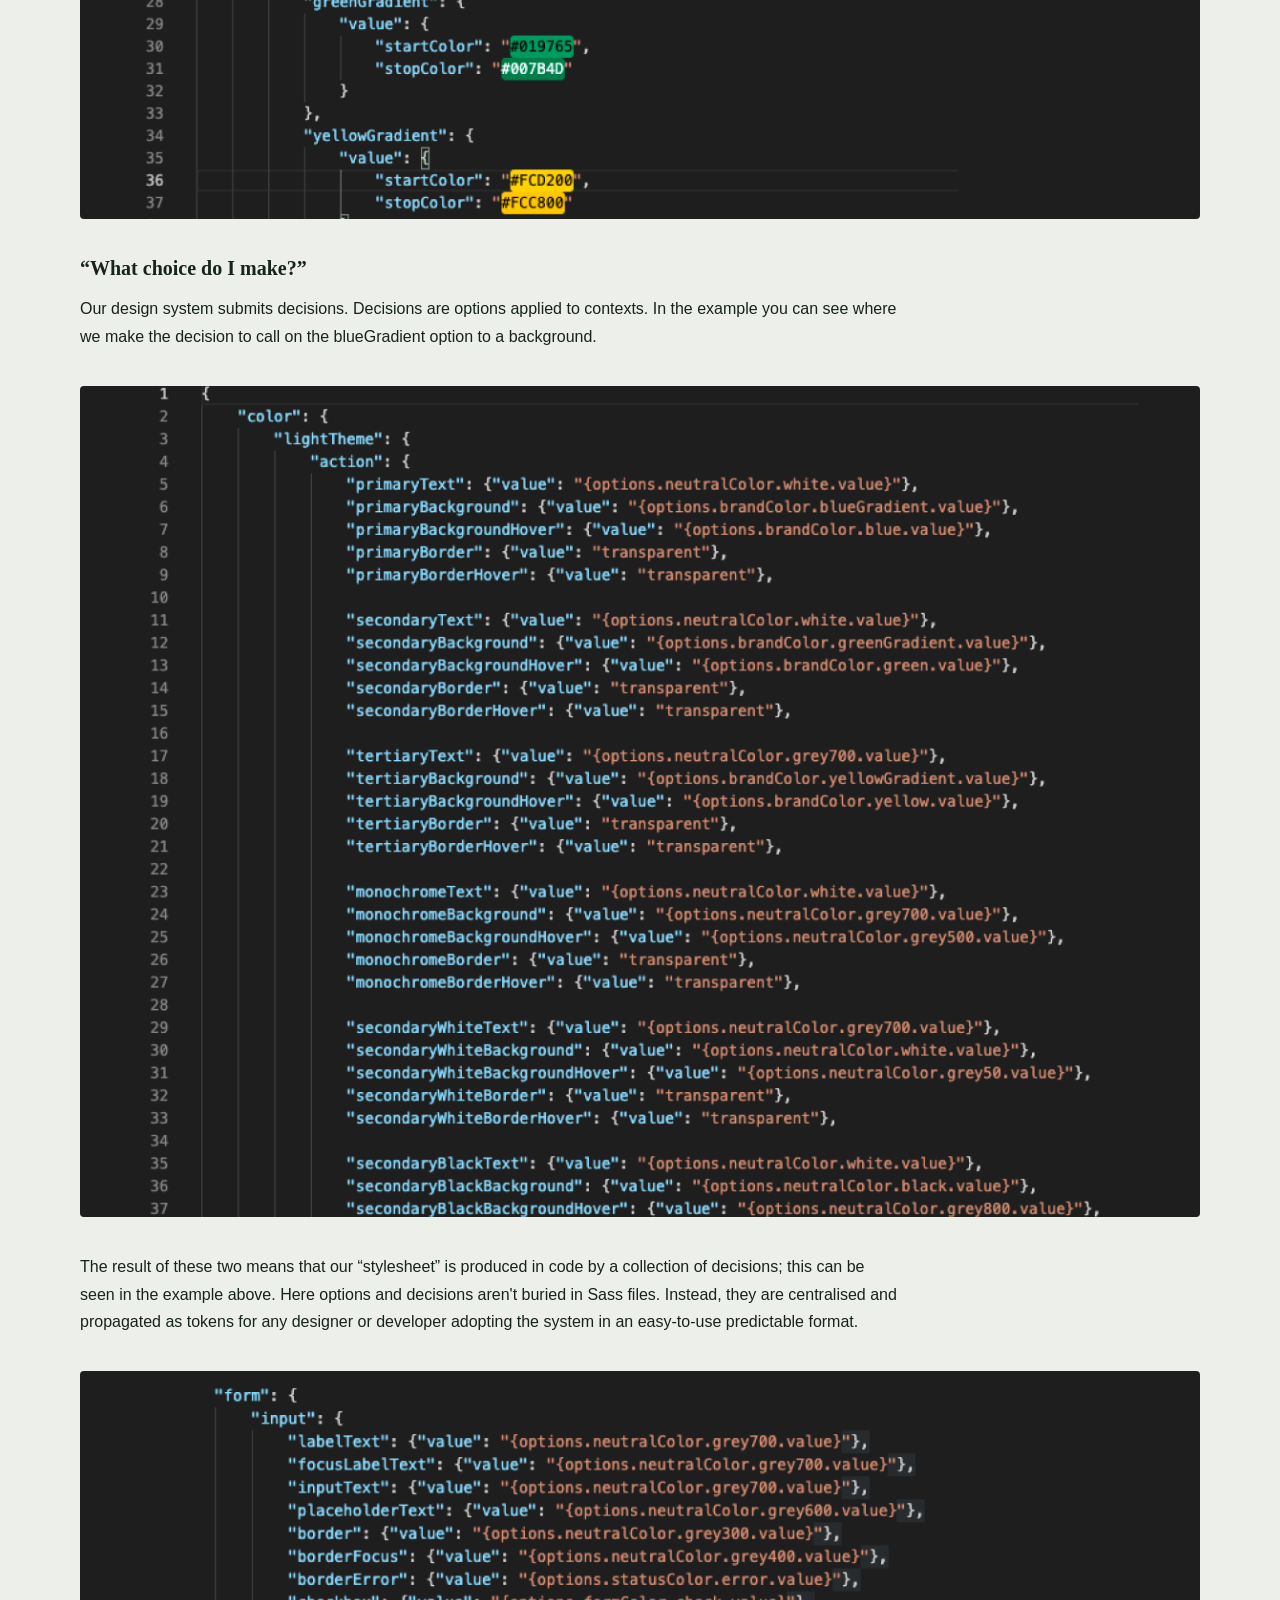
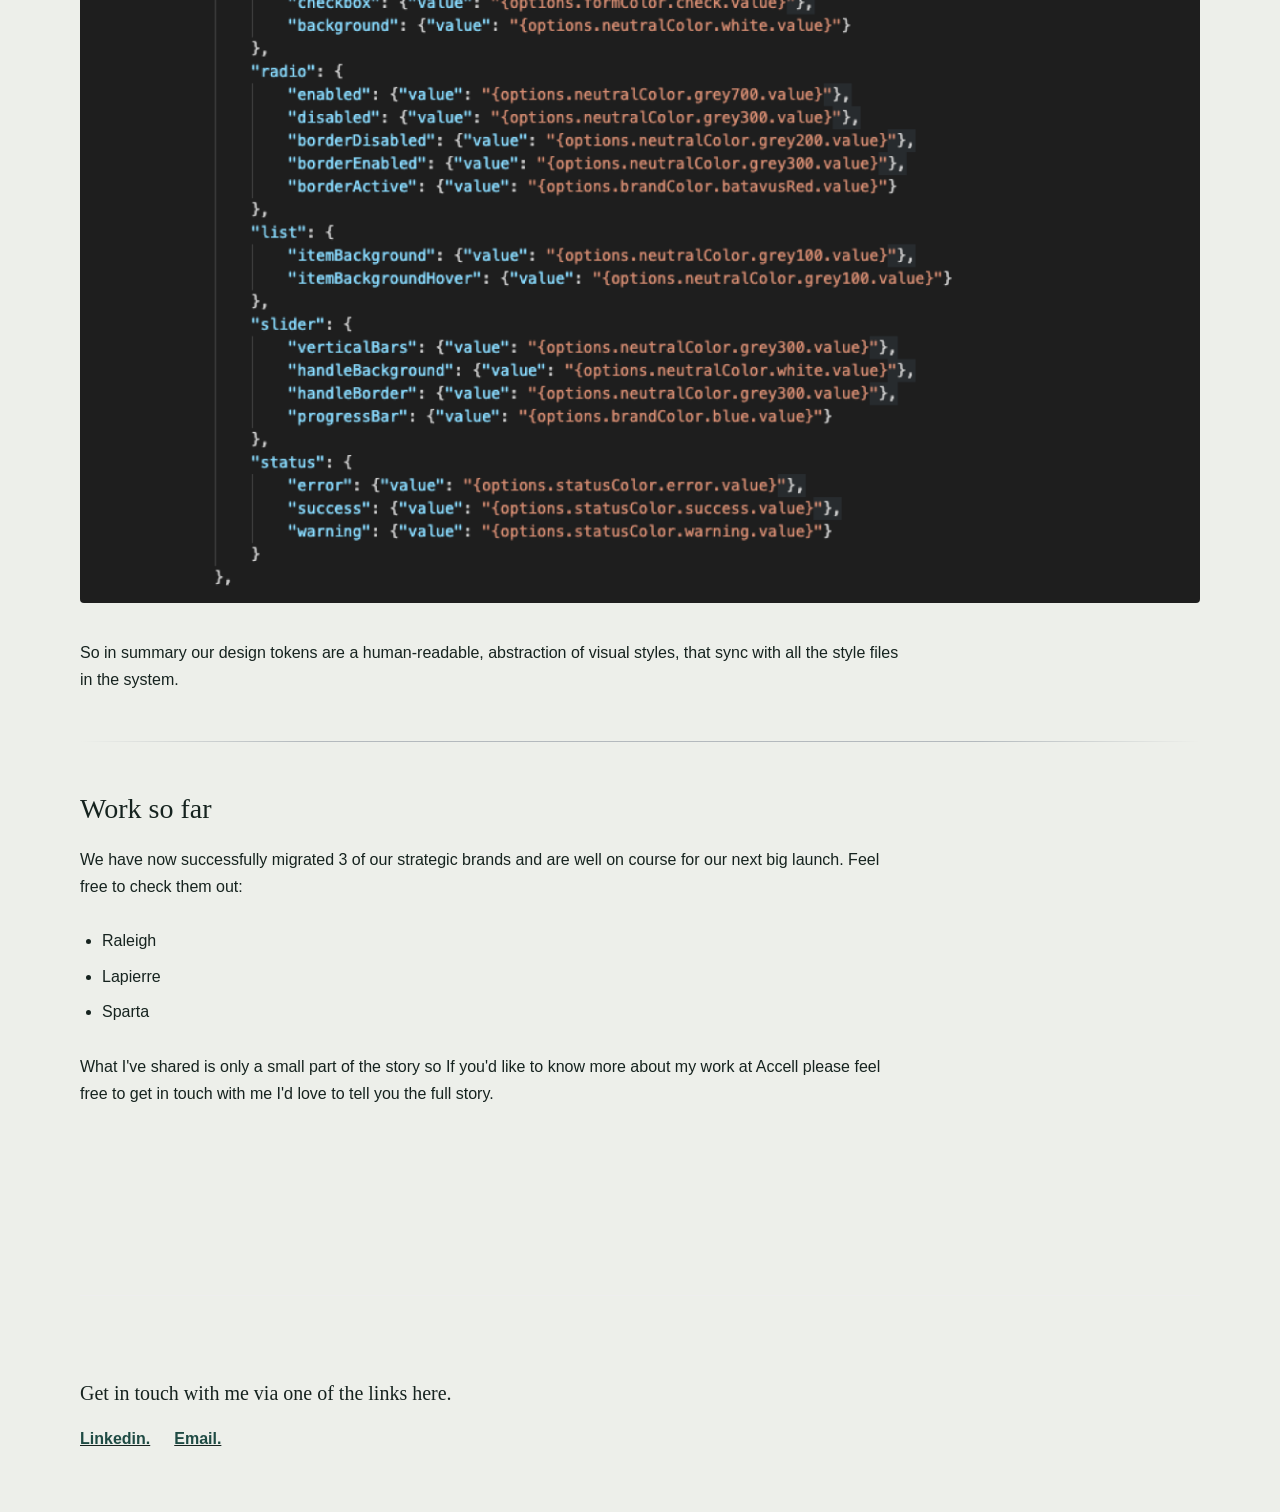
<file: accell-group.html>
<!DOCTYPE html>
<html lang="en">
<head>
<meta charset="UTF-8">
<meta name="viewport" content="width=device-width, initial-scale=1.0">
<title>Accell Group case study — Scalable design systems | John Campbell</title>
<meta name="description" content="How I helped Accell Group, one of Europe's largest bike distributors, build a scalable international design system and OOUX-based e-commerce platform.">
<link rel="stylesheet" href="css/style.css">
</head>
<body>

<div class="wrap">
  <header>
    <div class="logo"><a href="index.html">John Campbell</a></div>
    <nav>
      <ul>
        <li><a href="index.html">Work</a></li>
        <li><a href="about.html">About</a></li>
        <li><a href="https://www.linkedin.com/in/johnjamescampbell/" target="_blank" rel="noopener noreferrer">Get in touch</a></li>
      </ul>
    </nav>
  </header>

  <div class="case-header">
    <div>
      <h1>Accell Group</h1>
      <p class="tagline">Creating a scalable international design system for a headless e-commerce platform.</p>
    </div>
    <div>
      <p class="role-label">My role:</p>
      <p>UX Design, UX Research, UI Design,</p>
    </div>
  </div>

  <div class="case-body">
    <p>Accell is one of the biggest bike distributors in Europe. The Dutch company has 20 brands in total, 8 of these brands that make up our offering being &ldquo;strategic brands&rdquo;. Accell has traditionally been a very B2B driven company but a few years ago really saw the value in B2C and with 2020 we seen the importance of growing this channel was further underlined. The digital team was formed to help fully realise the benefit of the D2C market.</p>
    <p><strong>Outcome:</strong> Delivered a scalable design system that made brand migrations faster and easier to execute — the foundation Accell's still building new brand launches on.</p>

    <div class="contour-divider" aria-hidden="true"></div>

    <h2>Our teams mission 🎯</h2>
    <p>To build a scalable e-commerce platform and gradually migrate our brands across to our new digital ecosystem. Our brands were hosted on outdated/outsourced platforms so with our mission we seek to benefit from the economies of scale.</p>

    <h2>Why 🤷</h2>
    <p>To empower our users to have a better omnichannel experience for buying our bikes. We needed to have the technology that could serve content from our websites all the way to bike apps, thus providing a more rounded omnichannel experience for our brands customers.</p>

    <div class="contour-divider" aria-hidden="true"></div>

    <h2>Scalable design systems</h2>
    <p>So one of our labours of love in this process as designers was the creation and maintenance of a scalable design system.</p>
    <p>So why was that important?</p>

    <h3>What is a scalable design system?</h3>
    <p>A systematic approach to design. It is a definition of elements such as typography, colours, UI components, codes and guidelines that we use repeatedly and consistently to build our websites and products in across channels.</p>
    <p>Our design system helps to bring order and consistency to our digital products. They help to protect our brands, improve user experience and increase time to market and efficiency of how we design and build products. It holds us to high standards, keep teams on the same page, and helps to onboard new team members.</p>

    <p><strong>Tools/Frameworks we manage our design system with:</strong><br>
    Figma (Initially Sketch but migrating to Figma), Storybook, Zeroheight, OOUX, Design tokens.</p>

    <p><strong>Who our design system is for:</strong><br>
    Visual designers, UX designers, Developers, Marketeers, Content editors, Creative agencies etc.</p>

    <img src="images/accell-group/Screenshot_2022-01-20_at_11_46_13.png" alt="Design system overview">

    <p>With every brand needing more customisable design features and specific elements it can be quite difficult to maintain the scalability in the international sense. So to protect the scalability of our design system we adopted an important concept while building our set up called OOUX (Object Oriented UX).</p>

    <h3>So what is OOUX?</h3>
    <p>Object Oriented UX offers a better way to break up complexity, allowing us to work iteratively and holistically. Instead of slicing up a system by verbs, OOUXers slice by nouns.</p>
    <p>Objects first. Mobile first. Content first.</p>
    <p>I've included a talk by the pioneer of the approach Sophia V Prater, where she explains the concept in excellent detail.</p>

    <div class="media">
      <iframe width="100%" height="450" src="https://www.youtube.com/embed/1ENrrTuN-jI" title="Object-Oriented UX (OOUX) with Sophia Prater" frameborder="0" allow="accelerometer; autoplay; clipboard-write; encrypted-media; gyroscope; picture-in-picture; web-share" allowfullscreen></iframe>
    </div>

    <p>Some extra reading if you are keen on the concept:<br>
    <a href="https://alistapart.com/article/object-oriented-ux/" target="_blank" rel="noopener">alistapart.com/article/object-oriented-ux</a><br>
    <a href="http://alistapart.com/article/ooux-a-foundation-for-interaction-design/" target="_blank" rel="noopener">alistapart.com/article/ooux-a-foundation-for-interaction-design</a></p>

    <img src="images/accell-group/1ec4b99a-c5ca-4a87-a19e-ef6ba3ca40d3.png" alt="OOUX concept diagram">

    <div class="contour-divider" aria-hidden="true"></div>

    <h2>Design Tokens</h2>
    <p>The final tool in our scalable design system are our Design tokens. They are the visual design atoms of our design system — specifically, they are named entities that store visual design attributes. We use them in place of hard-coded values in order to maintain a scalable and consistent visual system for the UI development of our platform.</p>
    <p>So what are design tokens? Design tokens are all the values needed to construct and maintain a design system — spacing, colour, typography, object styles, animation, etc. — represented as data. They're used in place of hard-coded values in order to ensure flexibility and unity across all screen sizes. Our tokens cover various options for brands including dark themes, component states, and much more.</p>

    <h3>&ldquo;What can I do?&rdquo;</h3>
    <p>Our design system offers options. Options are visual identity properties. In the example you can see how colours for a brand are built up.</p>
    <img src="images/accell-group/Options.png" alt="Design token options example">

    <h3>&ldquo;What choice do I make?&rdquo;</h3>
    <p>Our design system submits decisions. Decisions are options applied to contexts. In the example you can see where we make the decision to call on the blueGradient option to a background.</p>
    <img src="images/accell-group/Decisions.png" alt="Design token decisions example">

    <p>The result of these two means that our &ldquo;stylesheet&rdquo; is produced in code by a collection of decisions; this can be seen in the example above. Here options and decisions aren't buried in Sass files. Instead, they are centralised and propagated as tokens for any designer or developer adopting the system in an easy-to-use predictable format.</p>
    <img src="images/accell-group/Stylesheet.png" alt="Generated stylesheet from design tokens">
    <p>So in summary our design tokens are a human-readable, abstraction of visual styles, that sync with all the style files in the system.</p>

    <div class="contour-divider" aria-hidden="true"></div>

    <h2>Work so far</h2>
    <p>We have now successfully migrated 3 of our strategic brands and are well on course for our next big launch. Feel free to check them out:</p>
    <ul>
      <li>Raleigh</li>
      <li>Lapierre</li>
      <li>Sparta</li>
    </ul>

    <p>What I've shared is only a small part of the story so If you'd like to know more about my work at Accell please feel free to get in touch with me I'd love to tell you the full story.</p>
  </div>

  <footer class="contact">
    <p>Get in touch with me via one of the links here.</p>
    <div class="links">
      <a href="https://www.linkedin.com/in/johnjamescampbell/" target="_blank" rel="noopener">Linkedin.</a>
      <a href="mailto:jjcjabell@gmail.com">Email.</a>
    </div>
  </footer>
</div>

</body>
</html>
</file>
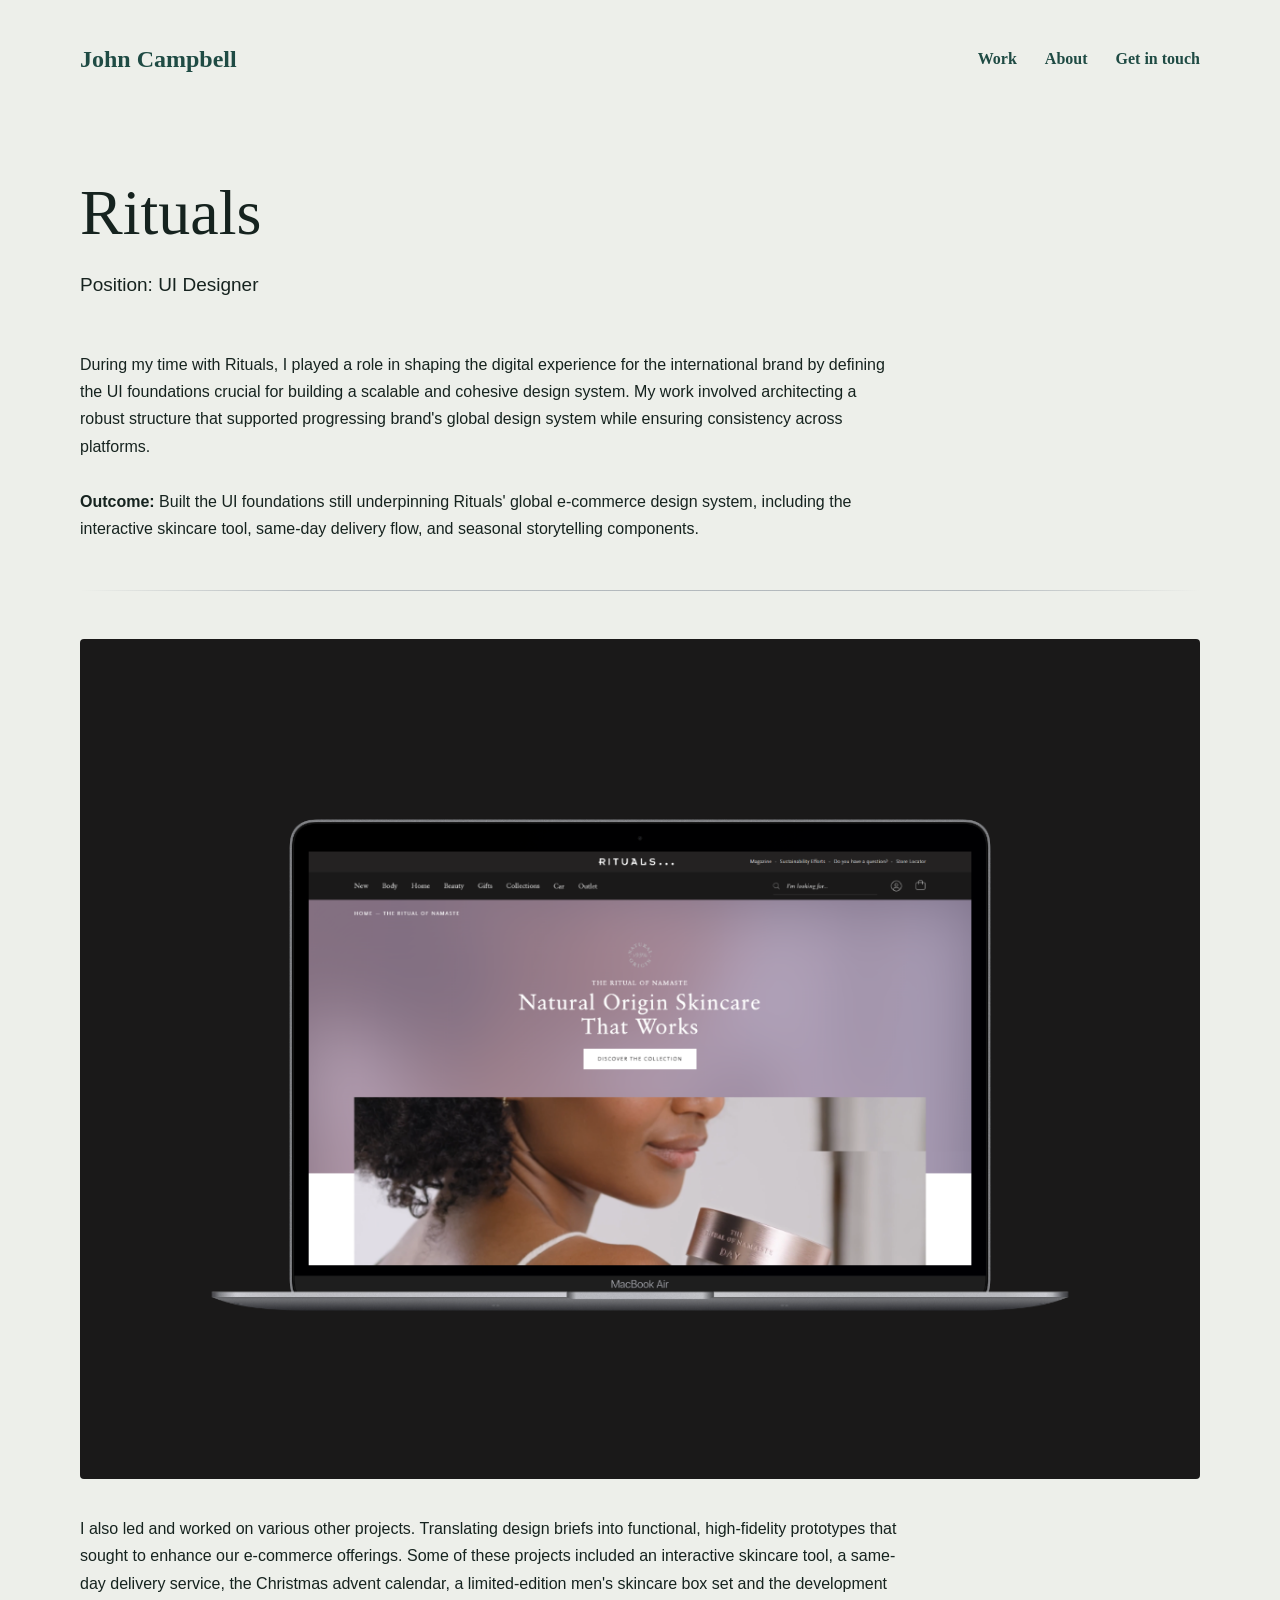
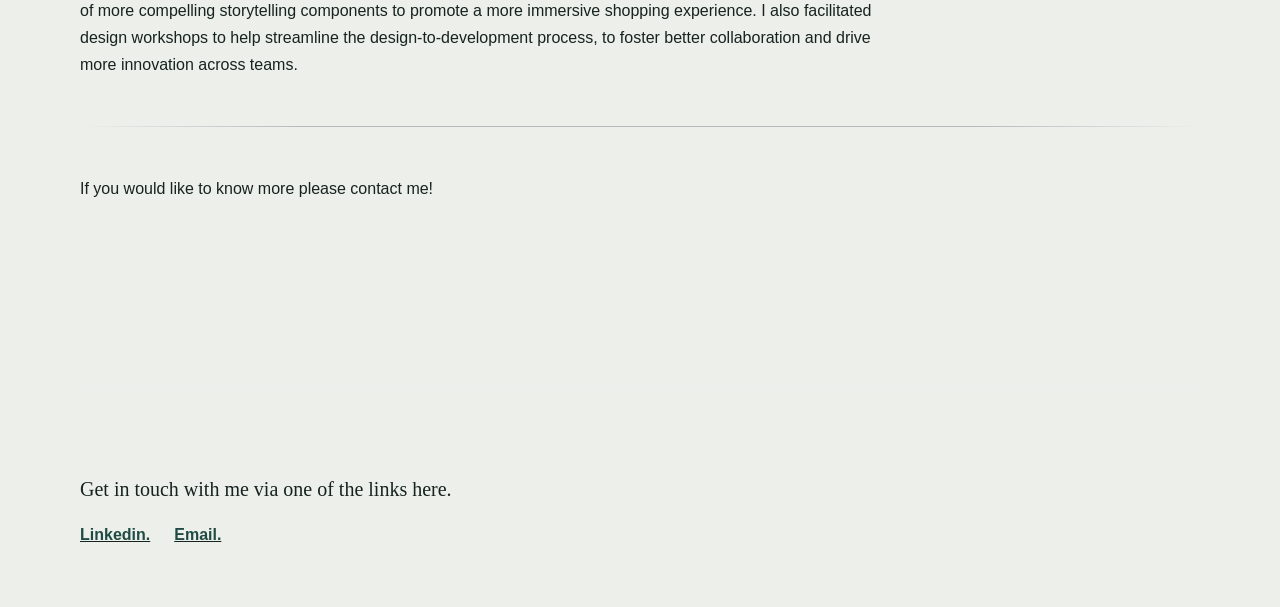
<file: rituals.html>
<!DOCTYPE html>
<html lang="en">
<head>
<meta charset="UTF-8">
<meta name="viewport" content="width=device-width, initial-scale=1.0">
<title>Rituals case study: UI foundations for a global design system | John Campbell</title>
<meta name="description" content="UI design at Rituals Cosmetics, building the foundational design system and e-commerce components — from an interactive skincare tool to same-day delivery UI — used across the brand's global platform.">
<link rel="stylesheet" href="css/style.css">
</head>
<body>

<div class="wrap">
  <header>
    <div class="logo"><a href="index.html">John Campbell</a></div>
    <nav>
      <ul>
        <li><a href="index.html">Work</a></li>
        <li><a href="about.html">About</a></li>
        <li><a href="https://www.linkedin.com/in/johnjamescampbell/" target="_blank" rel="noopener noreferrer">Get in touch</a></li>
      </ul>
    </nav>
  </header>

  <div class="case-header">
    <div>
      <h1>Rituals</h1>
      <p class="tagline">Position: UI Designer</p>
    </div>
    <div></div>
  </div>

  <div class="case-body">
    <p>During my time with Rituals, I played a role in shaping the digital experience for the international brand by defining the UI foundations crucial for building a scalable and cohesive design system. My work involved architecting a robust structure that supported progressing brand's global design system while ensuring consistency across platforms.</p>
    <p><strong>Outcome:</strong> Built the UI foundations still underpinning Rituals' global e-commerce design system, including the interactive skincare tool, same-day delivery flow, and seasonal storytelling components.</p>

    <div class="contour-divider" aria-hidden="true"></div>

    <img src="images/rituals/17shots_so.png" alt="Rituals UI work">

    <p>I also led and worked on various other projects. Translating design briefs into functional, high-fidelity prototypes that sought to enhance our e-commerce offerings. Some of these projects included an interactive skincare tool, a same-day delivery service, the Christmas advent calendar, a limited-edition men's skincare box set and the development of more compelling storytelling components to promote a more immersive shopping experience. I also facilitated design workshops to help streamline the design-to-development process, to foster better collaboration and drive more innovation across teams.</p>

    <div class="contour-divider" aria-hidden="true"></div>

    <p>If you would like to know more please contact me!</p>
  </div>

  <footer class="contact">
    <p>Get in touch with me via one of the links here.</p>
    <div class="links">
      <a href="https://www.linkedin.com/in/johnjamescampbell/" target="_blank" rel="noopener">Linkedin.</a>
      <a href="mailto:jjcjabell@gmail.com">Email.</a>
    </div>
  </footer>
</div>

</body>
</html>
</file>
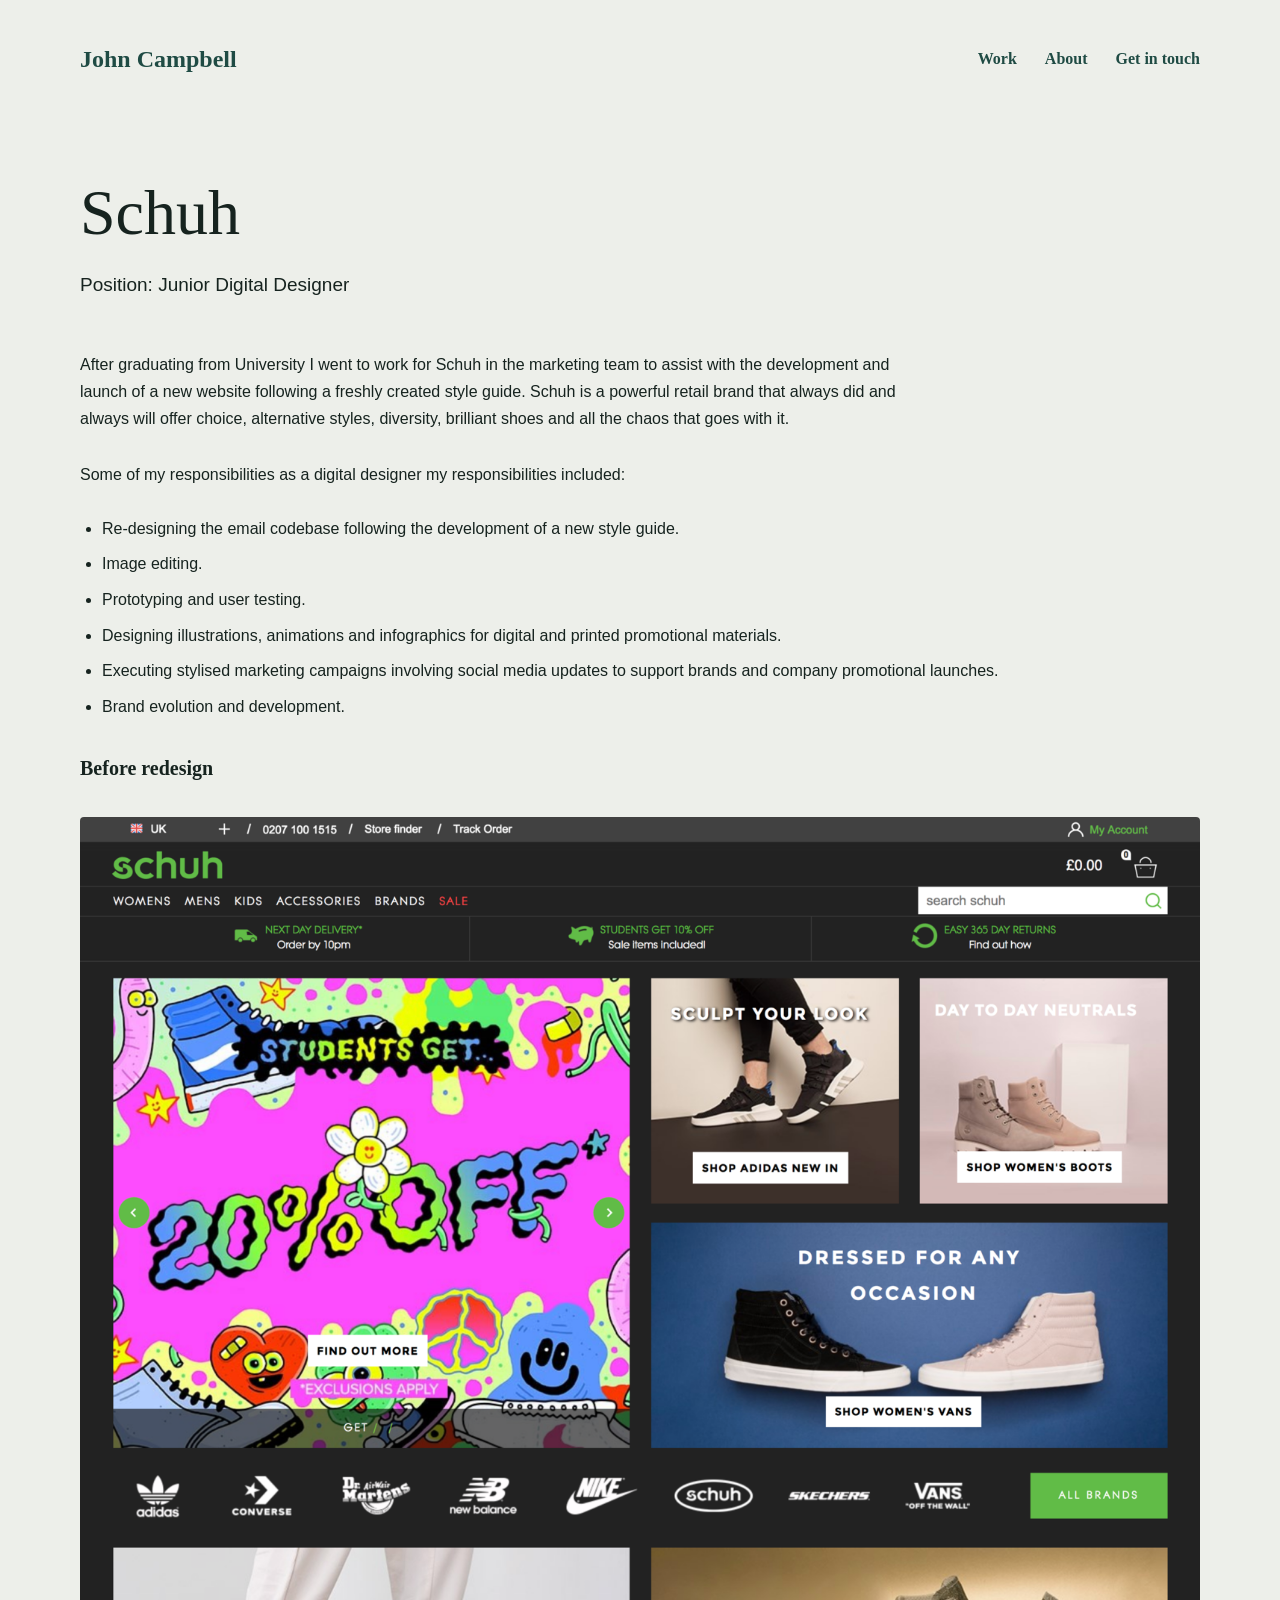
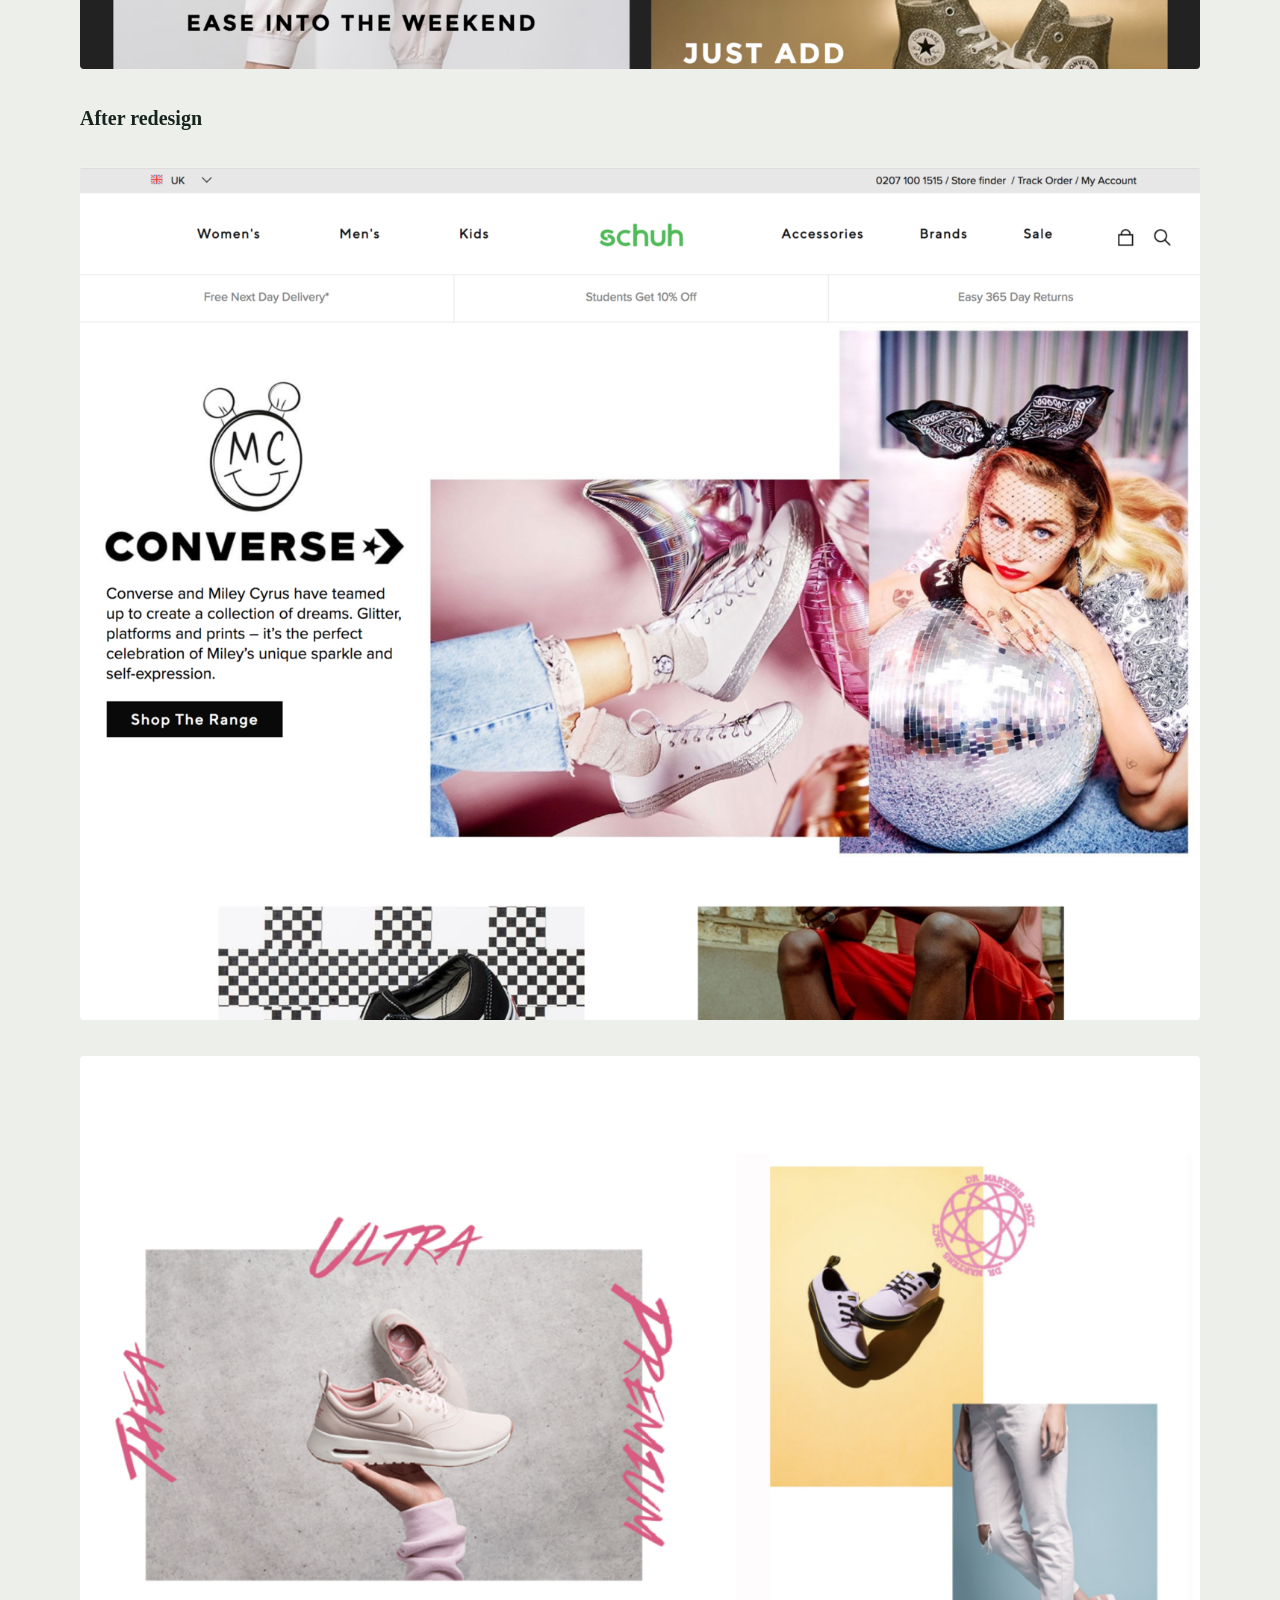
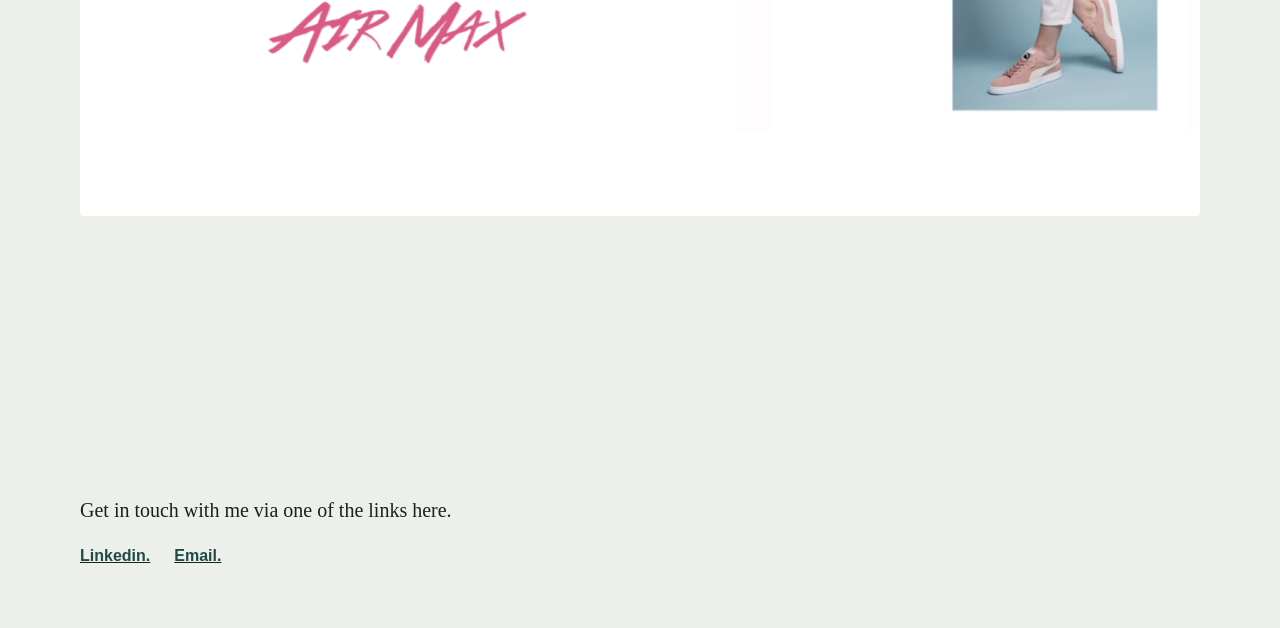
<file: schuh.html>
<!DOCTYPE html>
<html lang="en">
<head>
<meta charset="UTF-8">
<meta name="viewport" content="width=device-width, initial-scale=1.0">
<title>Schuh case study: Early digital design work | John Campbell</title>
<meta name="description" content="Digital design at Schuh: rebuilding the email codebase to a new style guide, prototyping and user testing, and campaign design for the UK footwear retailer.">
<link rel="stylesheet" href="css/style.css">
</head>
<body>

<div class="wrap">
  <header>
    <div class="logo"><a href="index.html">John Campbell</a></div>
    <nav>
      <ul>
        <li><a href="index.html">Work</a></li>
        <li><a href="about.html">About</a></li>
        <li><a href="https://www.linkedin.com/in/johnjamescampbell/" target="_blank" rel="noopener noreferrer">Get in touch</a></li>
      </ul>
    </nav>
  </header>

  <div class="case-header">
    <div>
      <h1>Schuh</h1>
      <p class="tagline">Position: Junior Digital Designer</p>
    </div>
    <div></div>
  </div>

  <div class="case-body">
    <p>After graduating from University I went to work for Schuh in the marketing team to assist with the development and launch of a new website following a freshly created style guide. Schuh is a powerful retail brand that always did and always will offer choice, alternative styles, diversity, brilliant shoes and all the chaos that goes with it.</p>

    <p>Some of my responsibilities as a digital designer my responsibilities included:</p>
    <ul>
      <li>Re-designing the email codebase following the development of a new style guide.</li>
      <li>Image editing.</li>
      <li>Prototyping and user testing.</li>
      <li>Designing illustrations, animations and infographics for digital and printed promotional materials.</li>
      <li>Executing stylised marketing campaigns involving social media updates to support brands and company promotional launches.</li>
      <li>Brand evolution and development.</li>
    </ul>

    <h3>Before redesign</h3>
    <img src="images/schuh/before.png" alt="Schuh website before redesign">

    <h3>After redesign</h3>
    <img src="images/schuh/after.png" alt="Schuh website after redesign">
    <img src="images/schuh/schuh-hero.png" alt="Schuh Air Max promotional campaign design">
  </div>

  <footer class="contact">
    <p>Get in touch with me via one of the links here.</p>
    <div class="links">
      <a href="https://www.linkedin.com/in/johnjamescampbell/" target="_blank" rel="noopener">Linkedin.</a>
      <a href="mailto:jjcjabell@gmail.com">Email.</a>
    </div>
  </footer>
</div>

</body>
</html>
</file>
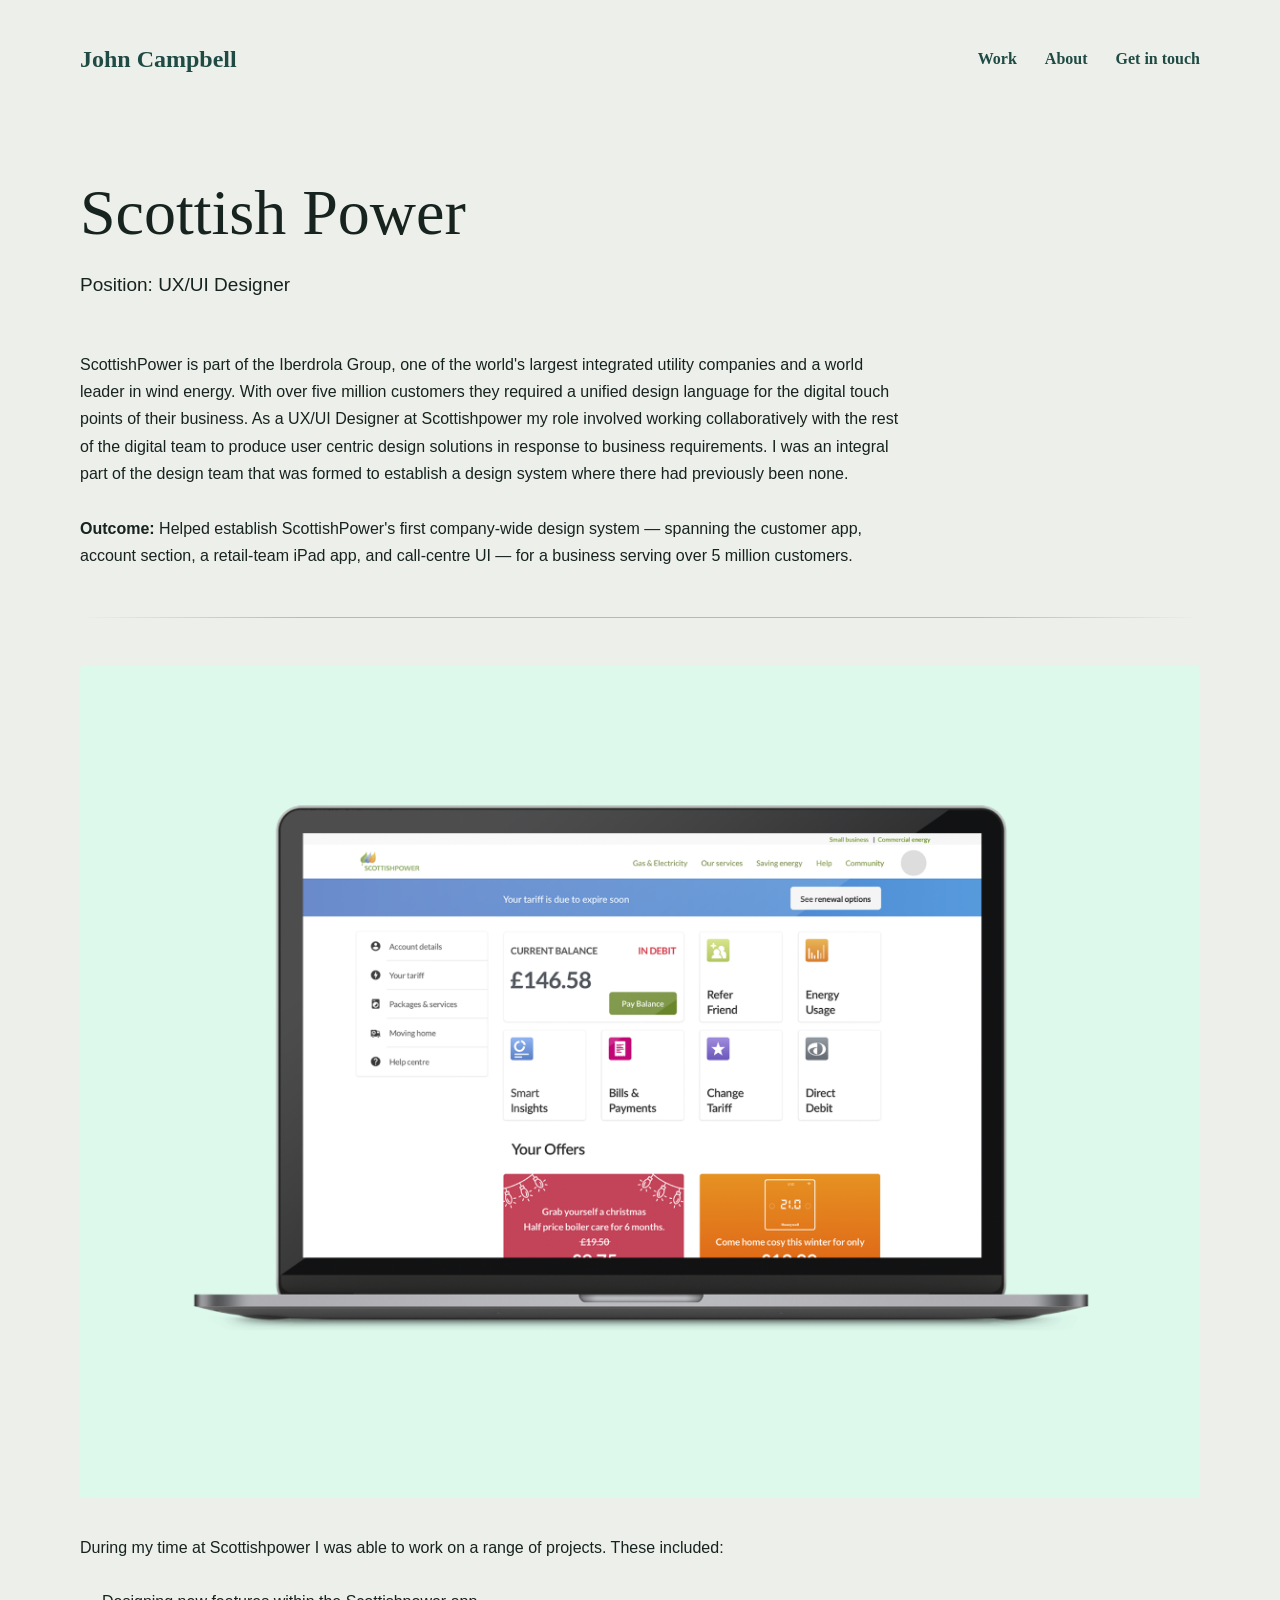
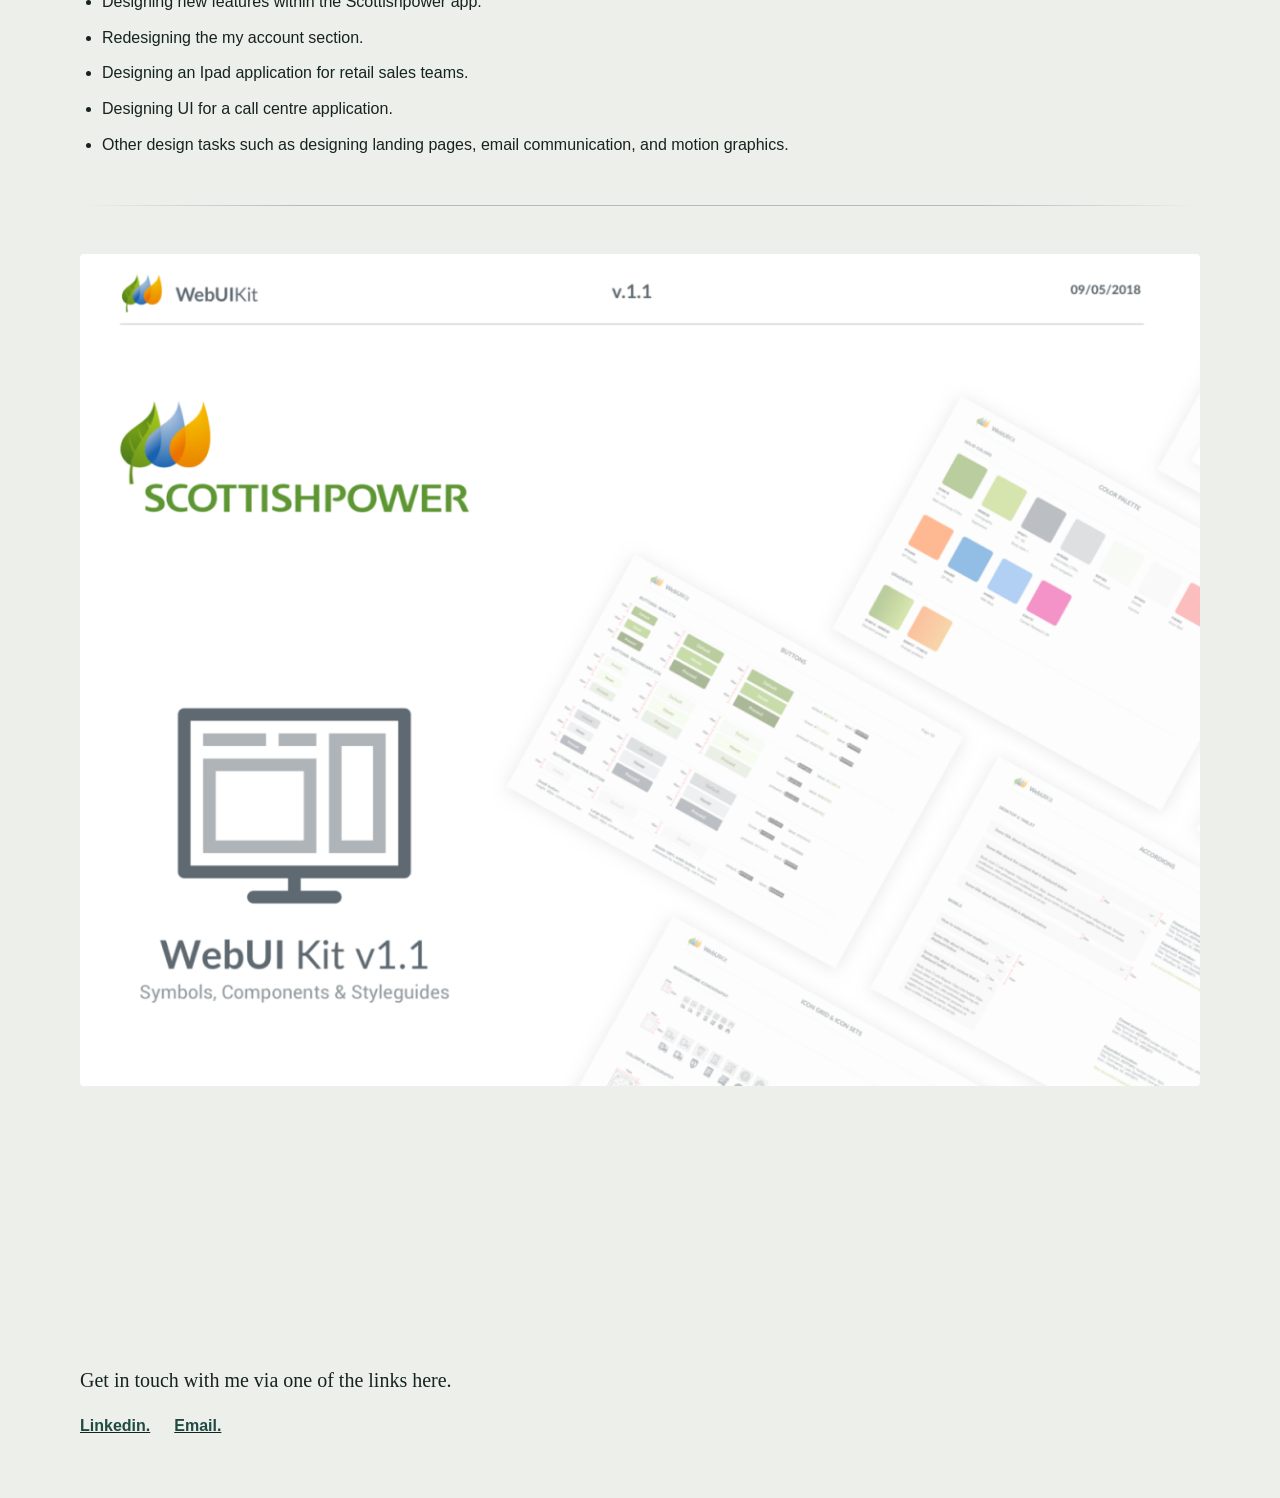
<file: scottish-power.html>
<!DOCTYPE html>
<html lang="en">
<head>
<meta charset="UTF-8">
<meta name="viewport" content="width=device-width, initial-scale=1.0">
<title>ScottishPower case study: Building a design system from zero | John Campbell</title>
<meta name="description" content="UX/UI design at ScottishPower (Iberdrola Group), establishing the company's first unified design system across app, account, retail iPad and call-centre tools for a 5M+ customer base.">
<link rel="stylesheet" href="css/style.css">
</head>
<body>

<div class="wrap">
  <header>
    <div class="logo"><a href="index.html">John Campbell</a></div>
    <nav>
      <ul>
        <li><a href="index.html">Work</a></li>
        <li><a href="about.html">About</a></li>
        <li><a href="https://www.linkedin.com/in/johnjamescampbell/" target="_blank" rel="noopener noreferrer">Get in touch</a></li>
      </ul>
    </nav>
  </header>

  <div class="case-header">
    <div>
      <h1>Scottish Power</h1>
      <p class="tagline">Position: UX/UI Designer</p>
    </div>
    <div></div>
  </div>

  <div class="case-body">
    <p>ScottishPower is part of the Iberdrola Group, one of the world's largest integrated utility companies and a world leader in wind energy. With over five million customers they required a unified design language for the digital touch points of their business. As a UX/UI Designer at Scottishpower my role involved working collaboratively with the rest of the digital team to produce user centric design solutions in response to business requirements. I was an integral part of the design team that was formed to establish a design system where there had previously been none.</p>
    <p><strong>Outcome:</strong> Helped establish ScottishPower's first company-wide design system — spanning the customer app, account section, a retail-team iPad app, and call-centre UI — for a business serving over 5 million customers.</p>

    <div class="contour-divider" aria-hidden="true"></div>

    <img src="images/scottish-power/SPMYACC.png" alt="Scottish Power my account redesign">

    <p>During my time at Scottishpower I was able to work on a range of projects. These included:</p>
    <ul>
      <li>Designing new features within the Scottishpower app.</li>
      <li>Redesigning the my account section.</li>
      <li>Designing an Ipad application for retail sales teams.</li>
      <li>Designing UI for a call centre application.</li>
      <li>Other design tasks such as designing landing pages, email communication, and motion graphics.</li>
    </ul>

    <div class="contour-divider" aria-hidden="true"></div>

    <img src="images/scottish-power/SP.png" alt="Scottish Power app and iPad designs">
  </div>

  <footer class="contact">
    <p>Get in touch with me via one of the links here.</p>
    <div class="links">
      <a href="https://www.linkedin.com/in/johnjamescampbell/" target="_blank" rel="noopener">Linkedin.</a>
      <a href="mailto:jjcjabell@gmail.com">Email.</a>
    </div>
  </footer>
</div>

</body>
</html>
</file>
<file: css/style.css>
@import url('https://fonts.googleapis.com/css2?family=Poppins:wght@300;400;500;600&family=Source+Sans+3:wght@400;500;600;700&display=swap');

:root {
  --color-black: #000000;
  --color-white: #ffffff;
  --color-gray: #555555;
  --color-gray-light: #999999;
  --color-blue-light: #d6e6fb;
  --color-blue-mid: #a9cdf7;
  --font-display: 'Source Sans 3', sans-serif; /* stand-in for Acumin Pro */
  --font-body: 'Poppins', sans-serif;
  --max-width: 1200px;
}

* { box-sizing: border-box; margin: 0; padding: 0; }

body {
  font-family: var(--font-body);
  color: var(--color-black);
  background: var(--color-white);
  font-size: 16px;
  line-height: 1.6;
}

a { color: inherit; text-decoration: none; }

img { max-width: 100%; display: block; }

.wrap {
  max-width: var(--max-width);
  margin: 0 auto;
  padding: 0 40px;
}

/* Header / nav */
header {
  display: flex;
  justify-content: space-between;
  align-items: center;
  padding: 40px 0;
}

header .logo {
  font-family: var(--font-display);
  font-size: 24px;
  font-weight: 600;
}

nav ul {
  list-style: none;
  display: flex;
  gap: 28px;
}

nav a {
  font-family: var(--font-display);
  font-weight: 600;
  font-size: 16px;
  position: relative;
}

nav a.active::after {
  content: '';
  display: block;
  width: 100%;
  height: 1px;
  background: var(--color-black);
  margin-top: 6px;
}

/* Hero */
.hero {
  background: linear-gradient(120deg, var(--color-blue-light), var(--color-blue-mid));
  padding: 60px 0;
  margin-bottom: 60px;
}

.hero h1 {
  font-family: var(--font-display);
  font-size: clamp(36px, 5vw, 56px);
  font-weight: 500;
  margin-bottom: 28px;
}

.hero p {
  font-family: var(--font-display);
  font-size: clamp(22px, 3vw, 32px);
  font-weight: 400;
  max-width: 900px;
  line-height: 1.4;
}

/* Section headings */
h2.section-title {
  font-family: var(--font-display);
  font-size: clamp(32px, 4vw, 48px);
  font-weight: 500;
  margin-bottom: 40px;
}

/* Work grid */
.work-grid {
  display: grid;
  grid-template-columns: 1fr 1fr;
  gap: 40px;
  margin-bottom: 80px;
}

.work-card { display: block; }

.work-card .thumb {
  background: #eee;
  overflow: hidden;
  margin-bottom: 24px;
  aspect-ratio: 4 / 3;
}

.work-card .thumb img {
  display: block;
  width: 100%;
  height: 100%;
  object-fit: cover;
  object-position: center;
}

.work-card h3 {
  font-family: var(--font-display);
  font-size: 32px;
  font-weight: 500;
  margin-bottom: 12px;
  color: var(--color-gray-light);
  transition: color 0.3s ease;
}

.work-card:hover h3 { color: var(--color-black); }

.work-card p {
  font-size: 16px;
  color: var(--color-gray);
  max-width: 420px;
}

/* Contact footer */
footer.contact {
  padding: 80px 0 60px;
  border-top: 1px solid #eee;
  margin-top: 80px;
}

footer.contact p {
  font-family: var(--font-display);
  font-size: 20px;
  margin-bottom: 16px;
}

footer.contact .links {
  display: flex;
  gap: 24px;
  font-weight: 600;
  text-decoration: underline;
}

/* Case study pages */
.case-header {
  display: grid;
  grid-template-columns: 1.4fr 1fr;
  gap: 60px;
  padding: 60px 0 50px;
  align-items: start;
}

.case-header h1 {
  font-family: var(--font-display);
  font-size: clamp(40px, 6vw, 64px);
  font-weight: 500;
  margin-bottom: 20px;
}

.case-header .tagline {
  font-size: 19px;
  max-width: 520px;
}

.case-header .role-label {
  font-family: var(--font-display);
  font-size: 28px;
  font-weight: 500;
  margin-bottom: 16px;
}

.case-body {
  padding-bottom: 80px;
}

.case-body p {
  margin-bottom: 28px;
  max-width: 820px;
  font-size: 16px;
}

.case-body h2 {
  font-family: var(--font-display);
  font-size: 28px;
  font-weight: 500;
  margin: 50px 0 20px;
}

.case-body h3 {
  font-family: var(--font-display);
  font-size: 20px;
  font-weight: 600;
  margin: 36px 0 14px;
}

.case-body img,
.case-body .media {
  margin: 36px 0;
  border-radius: 4px;
  overflow: hidden;
}

.case-body ul {
  margin: 0 0 28px 22px;
}

.case-body li { margin-bottom: 10px; }

/* About page */
.about-grid {
  display: grid;
  grid-template-columns: 1fr 1fr;
  gap: 60px;
  align-items: center;
  padding: 60px 0;
  min-height: 60vh;
}

.about-grid img {
  border-radius: 4px;
}

.about-grid .copy {
  font-size: 19px;
  line-height: 1.6;
}

.about-grid .copy p { margin-bottom: 24px; }

/* Responsive */
@media (max-width: 800px) {
  .work-grid { grid-template-columns: 1fr; }
  .case-header { grid-template-columns: 1fr; }
  .about-grid { grid-template-columns: 1fr; }
  .wrap { padding: 0 24px; }
  header { padding: 28px 0; }
}

:root {
  --jc-ink: #16231F;
  --jc-paper: #EDEFEA;
  --jc-accent: #1F4B44;
  --jc-slate: #49566B;
  --font-display: "Fraunces", serif;
  --font-body: "Inter Tight", sans-serif;
}

body {
  background: var(--jc-paper);
  color: var(--jc-ink);
  font-family: var(--font-body);
}

h1, h2, h3 {
  font-family: var(--font-display);
  font-weight: 500;
}

a {
  color: var(--jc-accent);
}

.contour-divider {
  height: 1px;
  margin: 3rem 0;
  background: linear-gradient(to right, transparent, var(--jc-slate) 20%, var(--jc-slate) 80%, transparent);
  opacity: 0.35;
}

h1 { font-size: clamp(2rem, 5vw, 3rem); line-height: 1.1; }
h2 { font-size: clamp(1.5rem, 3vw, 2rem); line-height: 1.2; }
h3 { font-size: 1.25rem; line-height: 1.3; }
p  { font-size: 1rem; line-height: 1.7; max-width: 65ch; }

.fade-in { opacity: 0; transform: translateY(12px); transition: opacity .6s ease, transform .6s ease; }
.fade-in.in-view { opacity: 1; transform: none; }

@media (prefers-reduced-motion: reduce) {
  .fade-in { opacity: 1; transform: none; transition: none; }
}
</file>
